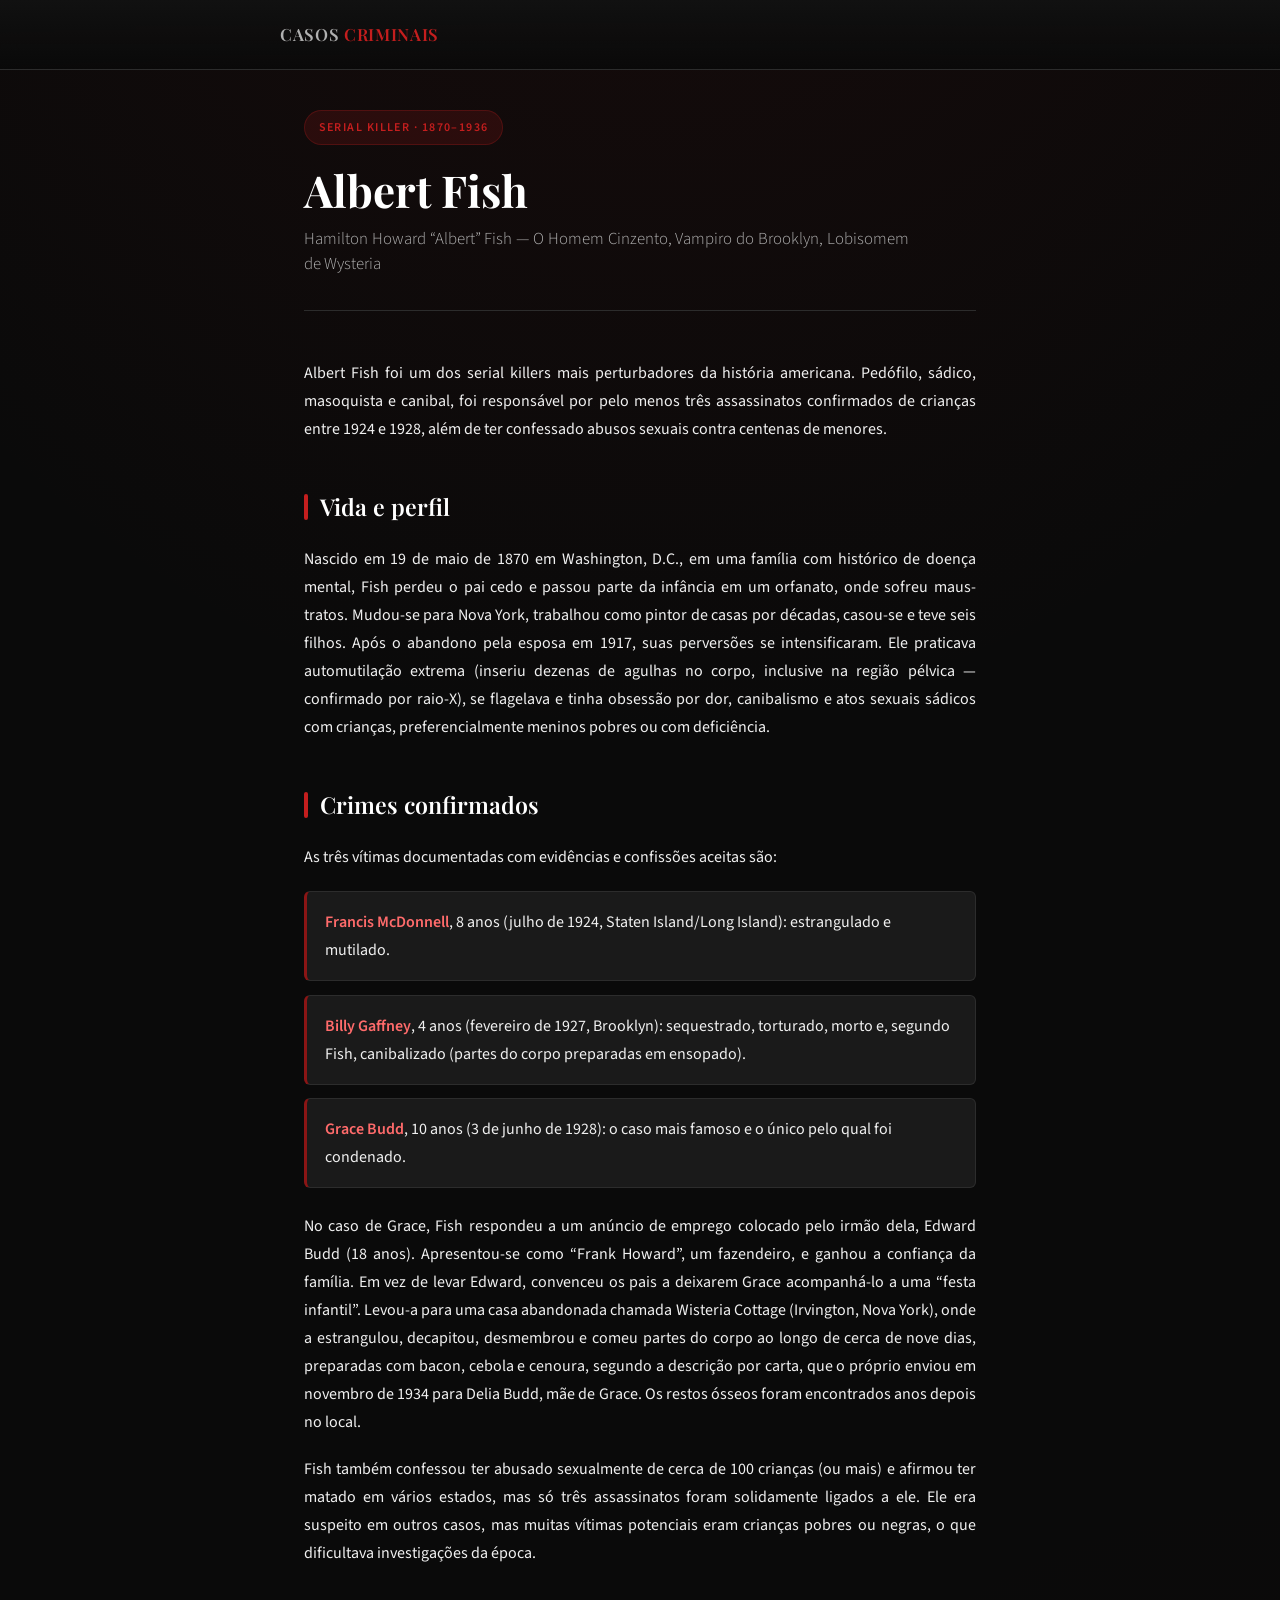
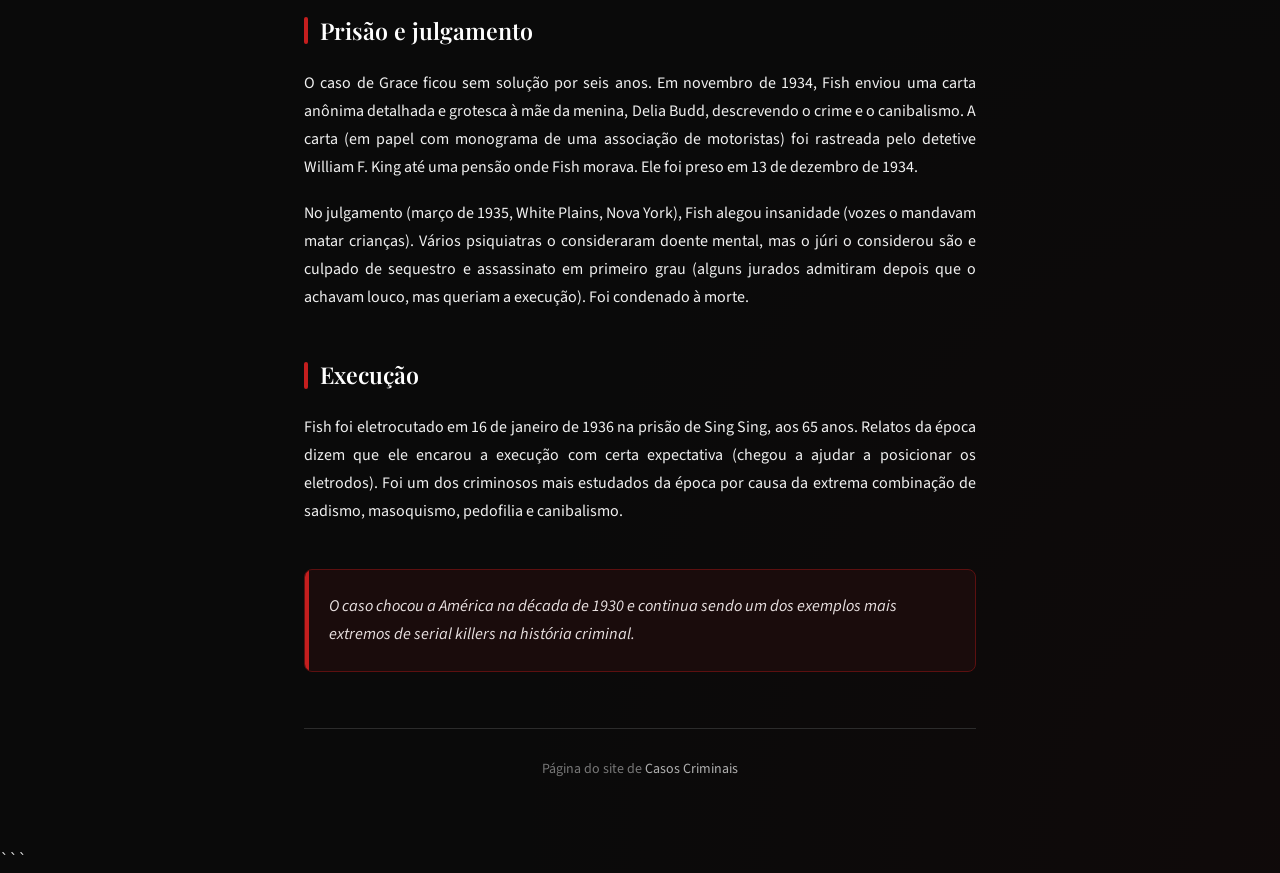
<file: CrimesPag/AlbertFish.html>
<!DOCTYPE html>
<html lang="pt-BR">
<head>
  <meta charset="UTF-8">
  <meta name="viewport" content="width=device-width, initial-scale=1.0">
  <title>Albert Fish – O Homem Cinzento | Casos Criminais</title>
  <link rel="preconnect" href="https://fonts.googleapis.com">
  <link rel="preconnect" href="https://fonts.gstatic.com" crossorigin>
  <link href="https://fonts.googleapis.com/css2?family=Playfair+Display:wght@400;600;700&family=Source+Sans+3:wght@300;400;500;600&display=swap" rel="stylesheet">
  <style>
    :root {
      --bg-deep: #0a0a0a;
      --bg-card: #121212;
      --bg-elevated: #1a1a1a;
      --border: #2c2c2c;
      --border-accent: #5c1010;
      --text-primary: #f0f0f0;
      --text-secondary: #b0b0b0;
      --text-muted: #777;
      --accent: #c41e1e;
      --accent-soft: #8b1515;
      --accent-glow: rgba(196, 30, 30, 0.15);
      --highlight-bg: #1a0c0c;
    }

    * {
      margin: 0;
      padding: 0;
      box-sizing: border-box;
    }

    html {
      scroll-behavior: smooth;
    }

    body {
      font-family: 'Source Sans 3', system-ui, sans-serif;
      line-height: 1.75;
      background: var(--bg-deep);
      color: var(--text-primary);
      min-height: 100vh;
      background-image:
        radial-gradient(ellipse 80% 50% at 50% -20%, rgba(139, 20, 20, 0.12), transparent),
        radial-gradient(ellipse 60% 40% at 100% 100%, rgba(80, 10, 10, 0.08), transparent);
    }

    /* Header */
    .site-header {
      background: linear-gradient(180deg, #111 0%, transparent 100%);
      border-bottom: 1px solid var(--border);
      padding: 1.25rem 1.5rem;
      position: sticky;
      top: 0;
      z-index: 100;
      backdrop-filter: blur(12px);
      background-color: rgba(10, 10, 10, 0.85);
    }

    .header-inner {
      max-width: 720px;
      margin: 0 auto;
      display: flex;
      align-items: center;
      justify-content: space-between;
    }

    .logo {
      font-family: 'Playfair Display', serif;
      font-size: 1.05rem;
      font-weight: 600;
      color: var(--text-secondary);
      letter-spacing: 0.04em;
      text-transform: uppercase;
    }

    .logo span {
      color: var(--accent);
    }

    /* Main container */
    .container {
      max-width: 720px;
      margin: 0 auto;
      padding: 2.5rem 1.5rem 4rem;
    }

    /* Hero */
    .hero {
      margin-bottom: 3rem;
      padding-bottom: 2rem;
      border-bottom: 1px solid var(--border);
    }

    .hero-label {
      display: inline-block;
      font-size: 0.75rem;
      font-weight: 600;
      letter-spacing: 0.12em;
      text-transform: uppercase;
      color: var(--accent);
      background: var(--accent-glow);
      padding: 0.35rem 0.85rem;
      border-radius: 999px;
      margin-bottom: 1.25rem;
      border: 1px solid rgba(196, 30, 30, 0.25);
    }

    h1 {
      font-family: 'Playfair Display', serif;
      font-size: clamp(2.1rem, 5vw, 2.75rem);
      font-weight: 700;
      line-height: 1.15;
      color: #fff;
      margin-bottom: 0.75rem;
    }

    .subtitulo {
      font-size: 1.05rem;
      color: var(--text-secondary);
      font-weight: 300;
      line-height: 1.5;
      max-width: 36em;
    }

    /* Sections */
    section {
      margin-bottom: 2.75rem;
    }

    h2 {
      font-family: 'Playfair Display', serif;
      font-size: 1.45rem;
      font-weight: 600;
      color: #fff;
      margin-bottom: 1.1rem;
      display: flex;
      align-items: center;
      gap: 0.75rem;
    }

    h2::before {
      content: '';
      width: 4px;
      height: 1.15em;
      background: var(--accent);
      border-radius: 2px;
      flex-shrink: 0;
    }

    p {
      margin-bottom: 1.15rem;
      color: var(--text-primary);
      text-align: justify;
      hyphens: auto;
    }

    p:last-child {
      margin-bottom: 0;
    }

    /* List */
    .victims-list {
      list-style: none;
      margin: 1.25rem 0 1.5rem;
      display: flex;
      flex-direction: column;
      gap: 0.85rem;
    }

    .victims-list li {
      background: var(--bg-elevated);
      border: 1px solid var(--border);
      border-left: 3px solid var(--accent-soft);
      border-radius: 6px;
      padding: 1rem 1.15rem;
      color: var(--text-primary);
      transition: border-color 0.2s ease;
    }

    .victims-list li:hover {
      border-left-color: var(--accent);
    }

    .victims-list strong {
      color: #ff6b6b;
      font-weight: 600;
    }

    /* Highlight box */
    .destaque {
      background: var(--highlight-bg);
      border: 1px solid var(--border-accent);
      border-radius: 8px;
      padding: 1.35rem 1.5rem;
      margin: 2.5rem 0;
      position: relative;
      overflow: hidden;
    }

    .destaque::before {
      content: '';
      position: absolute;
      top: 0;
      left: 0;
      width: 4px;
      height: 100%;
      background: var(--accent);
    }

    .destaque p {
      margin: 0;
      font-size: 1.02rem;
      color: #e8e0e0;
      text-align: left;
      font-style: italic;
    }

    /* Footer */
    footer {
      margin-top: 3.5rem;
      padding-top: 1.75rem;
      border-top: 1px solid var(--border);
      text-align: center;
    }

    footer p {
      font-size: 0.875rem;
      color: var(--text-muted);
      text-align: center;
      margin: 0;
    }

    footer a {
      color: var(--text-secondary);
      text-decoration: none;
      transition: color 0.2s;
    }

    footer a:hover {
      color: var(--accent);
    }

    /* Responsive tweaks */
    @media (max-width: 600px) {
      .container {
        padding: 1.75rem 1.15rem 3rem;
      }

      .hero {
        margin-bottom: 2.25rem;
      }

      h2 {
        font-size: 1.3rem;
      }

      .victims-list li {
        padding: 0.9rem 1rem;
      }
    }
  </style>
</head>
<body>
  <header class="site-header">
    <div class="header-inner">
      <div class="logo">Casos <span>Criminais</span></div>
    </div>
  </header>

  <main class="container">
    <div class="hero">
      <span class="hero-label">Serial Killer · 1870–1936</span>
      <h1>Albert Fish</h1>
      <p class="subtitulo">
        Hamilton Howard “Albert” Fish — O Homem Cinzento, Vampiro do Brooklyn, Lobisomem de Wysteria
      </p>
    </div>

    <section>
      <p>
        Albert Fish foi um dos serial killers mais perturbadores da história americana. Pedófilo, sádico, masoquista e canibal, foi responsável por pelo menos três assassinatos confirmados de crianças entre 1924 e 1928, além de ter confessado abusos sexuais contra centenas de menores.
      </p>
    </section>

    <section>
      <h2>Vida e perfil</h2>
      <p>
        Nascido em 19 de maio de 1870 em Washington, D.C., em uma família com histórico de doença mental, Fish perdeu o pai cedo e passou parte da infância em um orfanato, onde sofreu maus-tratos. Mudou-se para Nova York, trabalhou como pintor de casas por décadas, casou-se e teve seis filhos. Após o abandono pela esposa em 1917, suas perversões se intensificaram. Ele praticava automutilação extrema (inseriu dezenas de agulhas no corpo, inclusive na região pélvica — confirmado por raio-X), se flagelava e tinha obsessão por dor, canibalismo e atos sexuais sádicos com crianças, preferencialmente meninos pobres ou com deficiência.
      </p>
    </section>

    <section>
      <h2>Crimes confirmados</h2>
      <p>As três vítimas documentadas com evidências e confissões aceitas são:</p>
      <ul class="victims-list">
        <li>
          <strong>Francis McDonnell</strong>, 8 anos (julho de 1924, Staten Island/Long Island): estrangulado e mutilado.
        </li>
        <li>
          <strong>Billy Gaffney</strong>, 4 anos (fevereiro de 1927, Brooklyn): sequestrado, torturado, morto e, segundo Fish, canibalizado (partes do corpo preparadas em ensopado).
        </li>
        <li>
          <strong>Grace Budd</strong>, 10 anos (3 de junho de 1928): o caso mais famoso e o único pelo qual foi condenado.
        </li>
      </ul>
      <p>
        No caso de Grace, Fish respondeu a um anúncio de emprego colocado pelo irmão dela, Edward Budd (18 anos). Apresentou-se como “Frank Howard”, um fazendeiro, e ganhou a confiança da família. Em vez de levar Edward, convenceu os pais a deixarem Grace acompanhá-lo a uma “festa infantil”. Levou-a para uma casa abandonada chamada Wisteria Cottage (Irvington, Nova York), onde a estrangulou, decapitou, desmembrou e comeu partes do corpo ao longo de cerca de nove dias, preparadas com bacon, cebola e cenoura, segundo a descrição por carta, que o próprio enviou em novembro de 1934 para Delia Budd, mãe de Grace. Os restos ósseos foram encontrados anos depois no local.
      </p>
      <p>
        Fish também confessou ter abusado sexualmente de cerca de 100 crianças (ou mais) e afirmou ter matado em vários estados, mas só três assassinatos foram solidamente ligados a ele. Ele era suspeito em outros casos, mas muitas vítimas potenciais eram crianças pobres ou negras, o que dificultava investigações da época.
      </p>
    </section>

    <section>
      <h2>Prisão e julgamento</h2>
      <p>
        O caso de Grace ficou sem solução por seis anos. Em novembro de 1934, Fish enviou uma carta anônima detalhada e grotesca à mãe da menina, Delia Budd, descrevendo o crime e o canibalismo. A carta (em papel com monograma de uma associação de motoristas) foi rastreada pelo detetive William F. King até uma pensão onde Fish morava. Ele foi preso em 13 de dezembro de 1934.
      </p>
      <p>
        No julgamento (março de 1935, White Plains, Nova York), Fish alegou insanidade (vozes o mandavam matar crianças). Vários psiquiatras o consideraram doente mental, mas o júri o considerou são e culpado de sequestro e assassinato em primeiro grau (alguns jurados admitiram depois que o achavam louco, mas queriam a execução). Foi condenado à morte.
      </p>
    </section>

    <section>
      <h2>Execução</h2>
      <p>
        Fish foi eletrocutado em 16 de janeiro de 1936 na prisão de Sing Sing, aos 65 anos. Relatos da época dizem que ele encarou a execução com certa expectativa (chegou a ajudar a posicionar os eletrodos). Foi um dos criminosos mais estudados da época por causa da extrema combinação de sadismo, masoquismo, pedofilia e canibalismo.
      </p>
    </section>

    <div class="destaque">
      <p>
        O caso chocou a América na década de 1930 e continua sendo um dos exemplos mais extremos de serial killers na história criminal.
      </p>
    </div>

    <footer>
      <p>Página do site de <a href="#">Casos Criminais</a></p>
    </footer>
  </main>
</body>
</html>
```
</file>
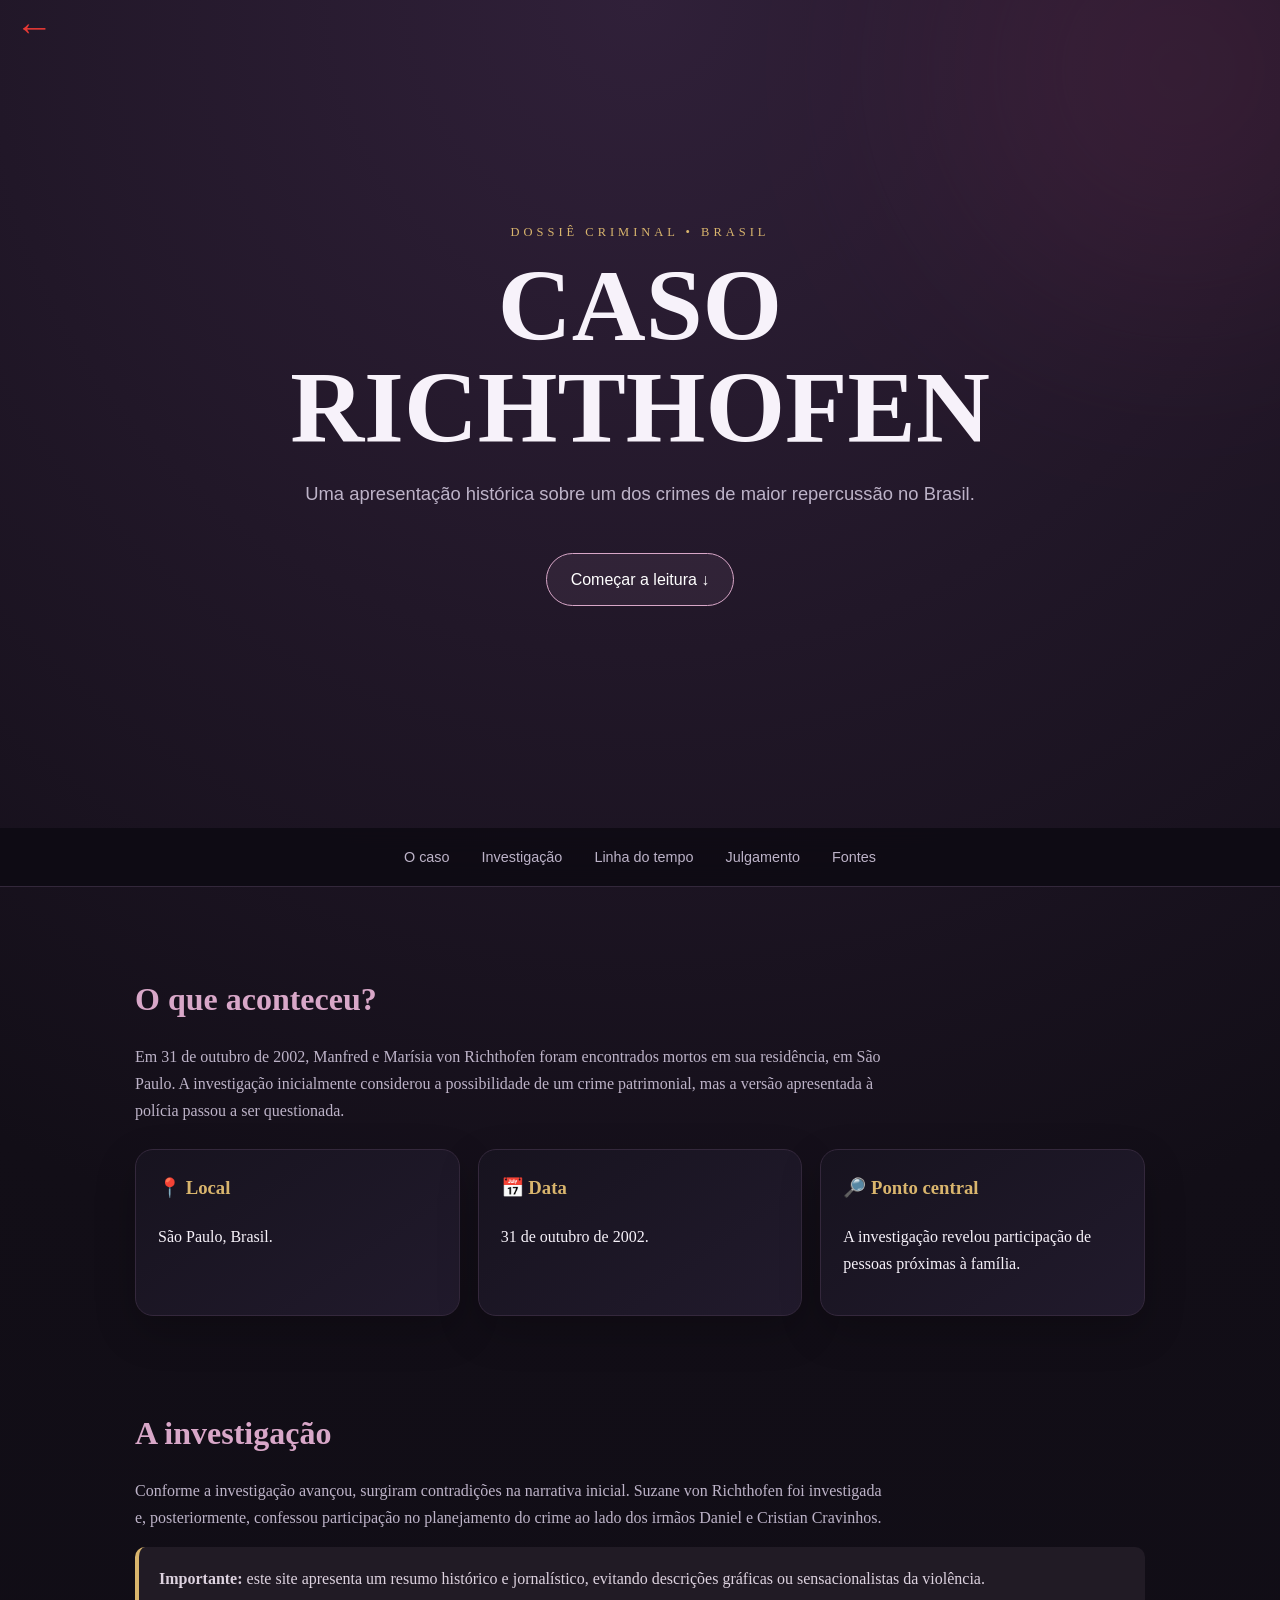
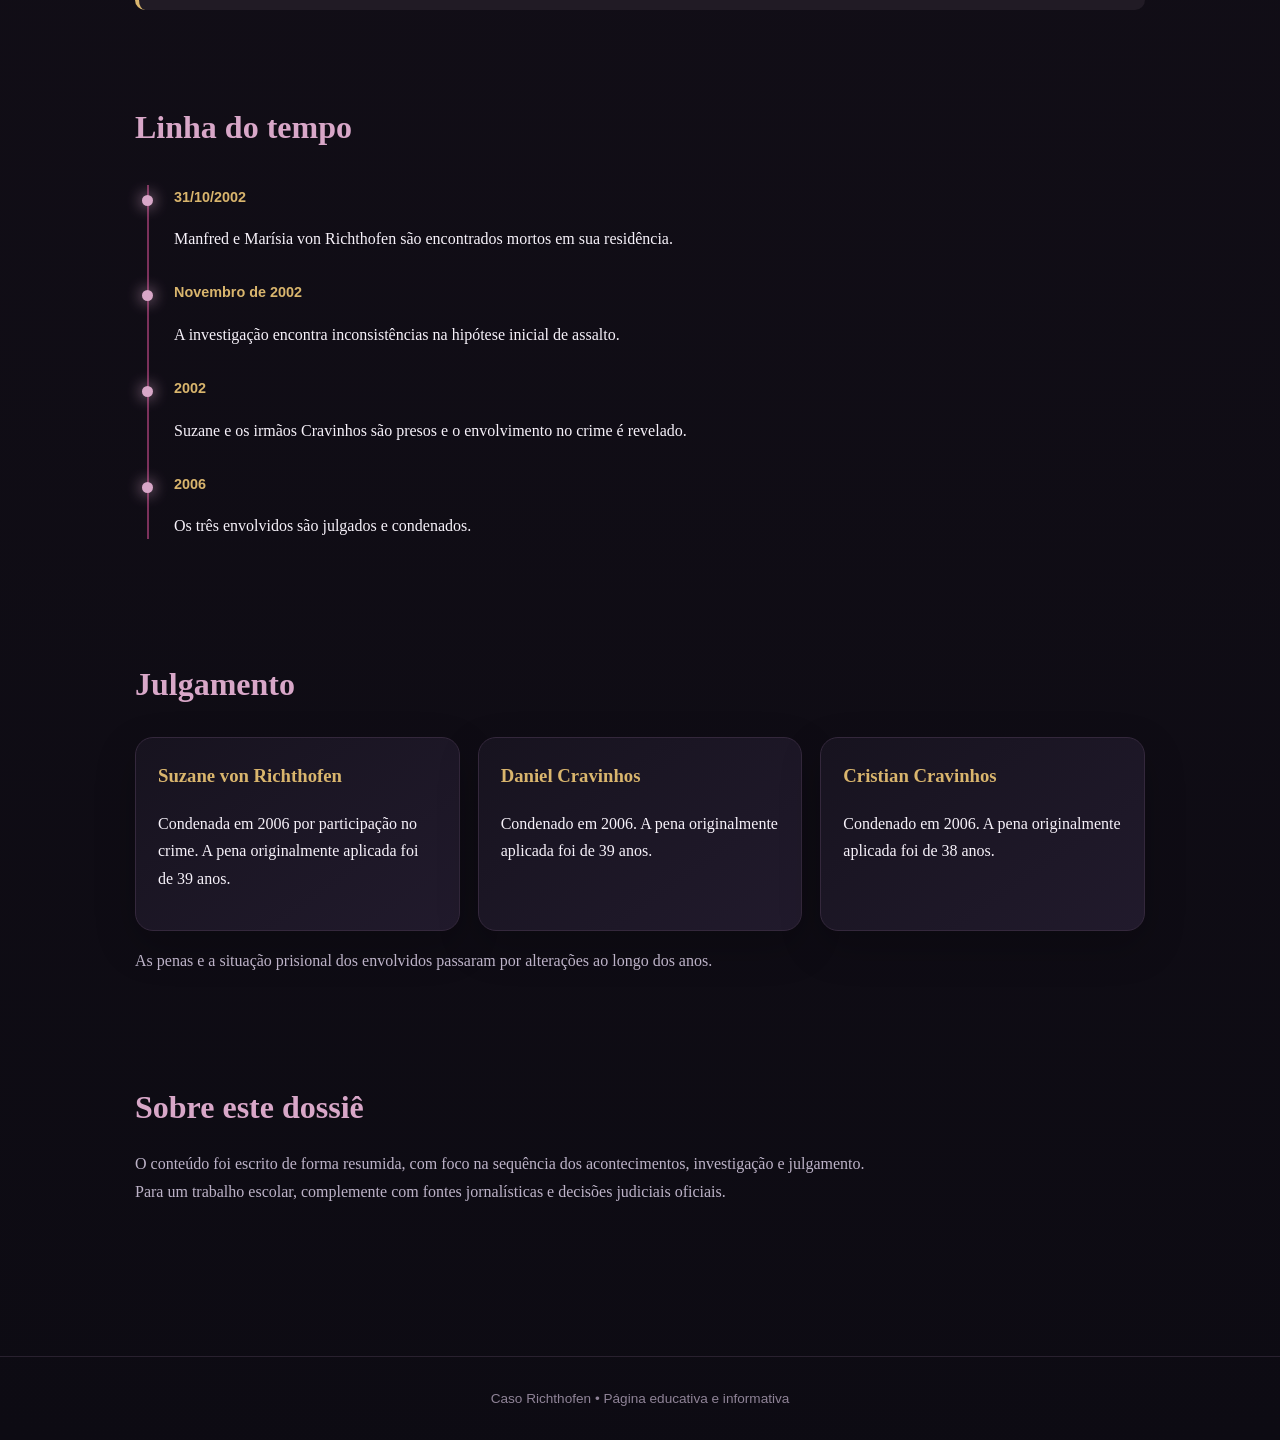
<file: CrimesPag/dossie.html>
<!DOCTYPE html>
<html lang="pt-BR">
<head>
<meta charset="UTF-8">
<meta name="viewport" content="width=device-width, initial-scale=1.0">
<title>Caso Richthofen | Dossiê</title>
<link rel="stylesheet" href="../CSS/dossie.css">
<link rel="stylesheet" href="../CSS/voltar.css">  
</head>
<body>
<div id="botao-voltar-container">
  <a href="../index.html" class="botao-voltar-link" aria-label="Voltar">
    ←
  </a>
</div>
<header id="inicio">
  <div class="hero">
    <div class="tag">Dossiê criminal • Brasil</div>
    <h1>CASO<br>RICHTHOFEN</h1>
    <p class="subtitle">Uma apresentação histórica sobre um dos crimes de maior repercussão no Brasil.</p>
    <a class="button" href="#historia">Começar a leitura ↓</a>
  </div>
</header>

<nav>
  <a href="#historia">O caso</a>
  <a href="#investigacao">Investigação</a>
  <a href="#linha">Linha do tempo</a>
  <a href="#julgamento">Julgamento</a>
  <a href="#fontes">Fontes</a>
</nav>

<main>
<section id="historia">
  <h2 class="section-title">O que aconteceu?</h2>
  <p class="lead">
    Em 31 de outubro de 2002, Manfred e Marísia von Richthofen foram encontrados mortos
    em sua residência, em São Paulo. A investigação inicialmente considerou a possibilidade
    de um crime patrimonial, mas a versão apresentada à polícia passou a ser questionada.
  </p>
  <div class="grid">
    <article class="card">
      <h3>📍 Local</h3>
      <p>São Paulo, Brasil.</p>
    </article>
    <article class="card">
      <h3>📅 Data</h3>
      <p>31 de outubro de 2002.</p>
    </article>
    <article class="card">
      <h3>🔎 Ponto central</h3>
      <p>A investigação revelou participação de pessoas próximas à família.</p>
    </article>
  </div>
</section>

<section id="investigacao">
  <h2 class="section-title">A investigação</h2>
  <p class="lead">
    Conforme a investigação avançou, surgiram contradições na narrativa inicial.
    Suzane von Richthofen foi investigada e, posteriormente, confessou participação
    no planejamento do crime ao lado dos irmãos Daniel e Cristian Cravinhos.
  </p>
  <div class="warning">
    <strong>Importante:</strong> este site apresenta um resumo histórico e jornalístico,
    evitando descrições gráficas ou sensacionalistas da violência.
  </div>
</section>

<section id="linha">
  <h2 class="section-title">Linha do tempo</h2>
  <div class="timeline">
    <div class="event">
      <div class="date">31/10/2002</div>
      <p>Manfred e Marísia von Richthofen são encontrados mortos em sua residência.</p>
    </div>
    <div class="event">
      <div class="date">Novembro de 2002</div>
      <p>A investigação encontra inconsistências na hipótese inicial de assalto.</p>
    </div>
    <div class="event">
      <div class="date">2002</div>
      <p>Suzane e os irmãos Cravinhos são presos e o envolvimento no crime é revelado.</p>
    </div>
    <div class="event">
      <div class="date">2006</div>
      <p>Os três envolvidos são julgados e condenados.</p>
    </div>
  </div>
</section>

<section id="julgamento">
  <h2 class="section-title">Julgamento</h2>
  <div class="grid">
    <article class="card">
      <h3>Suzane von Richthofen</h3>
      <p>Condenada em 2006 por participação no crime. A pena originalmente aplicada foi de 39 anos.</p>
    </article>
    <article class="card">
      <h3>Daniel Cravinhos</h3>
      <p>Condenado em 2006. A pena originalmente aplicada foi de 39 anos.</p>
    </article>
    <article class="card">
      <h3>Cristian Cravinhos</h3>
      <p>Condenado em 2006. A pena originalmente aplicada foi de 38 anos.</p>
    </article>
  </div>
  <p class="lead">As penas e a situação prisional dos envolvidos passaram por alterações ao longo dos anos.</p>
</section>

<section id="fontes">
  <h2 class="section-title">Sobre este dossiê</h2>
  <p class="lead">
    O conteúdo foi escrito de forma resumida, com foco na sequência dos acontecimentos,
    investigação e julgamento. Para um trabalho escolar, complemente com fontes jornalísticas
    e decisões judiciais oficiais.
  </p>
</section>
</main>

<footer>
  Caso Richthofen • Página educativa e informativa
</footer>

</body>
</html>
</file>
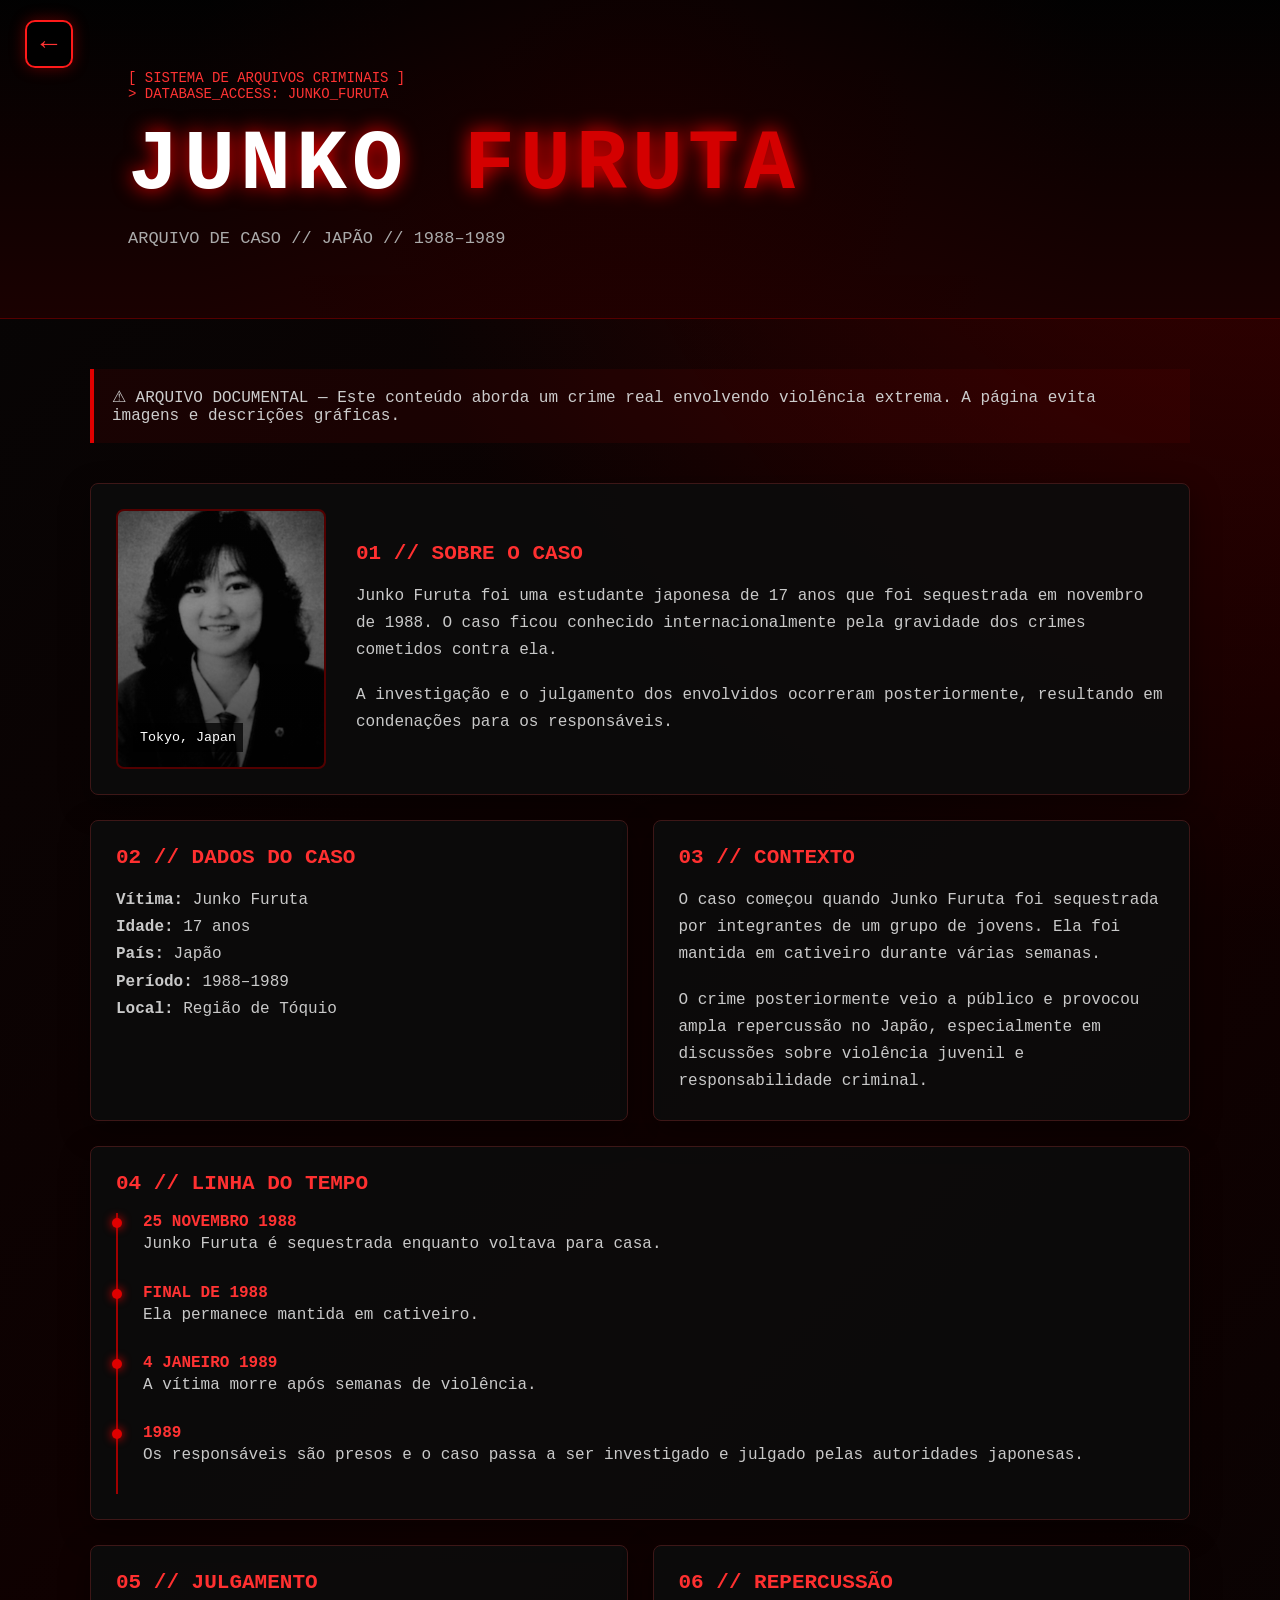
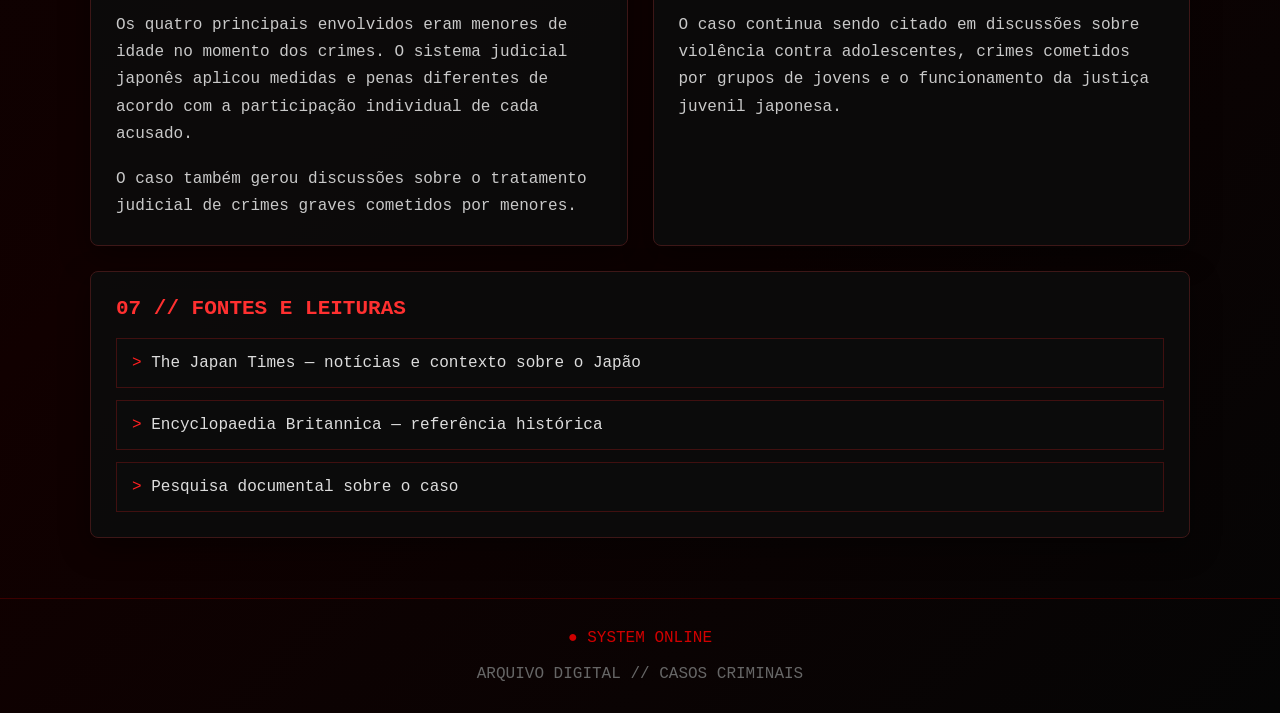
<file: CrimesPag/Furuta.html>
<!DOCTYPE html>
<html lang="pt-BR">
<head>
    <meta charset="UTF-8">
    <meta name="viewport" content="width=device-width, initial-scale=1.0">

    <title>Caso Junko Furuta | Casos Criminais</title>

    <style>
        * {
            margin: 0;
            padding: 0;
            box-sizing: border-box;
        }

        body {
            background:
                radial-gradient(circle at top right, #3a0000 0%, transparent 35%),
                linear-gradient(135deg, #050505, #110000 55%, #050505);
            color: #e8e8e8;
            font-family: "Courier New", monospace;
            min-height: 100vh;
        }

        /* ===== SETA DE VOLTAR ===== */

        .voltar {
            position: fixed;
            top: 20px;
            left: 25px;
            width: 48px;
            height: 48px;
            border: 2px solid #ff1a1a;
            border-radius: 10px;
            display: flex;
            align-items: center;
            justify-content: center;
            text-decoration: none;
            color: #ff3333;
            font-size: 28px;
            background: rgba(0, 0, 0, 0.8);
            box-shadow: 0 0 15px rgba(255, 0, 0, .35);
            transition: .3s;
            z-index: 100;
        }

        .voltar:hover {
            background: #8b0000;
            color: white;
            transform: translateX(-4px);
            box-shadow: 0 0 25px red;
        }

        /* ===== CABEÇALHO ===== */

        header {
            min-height: 300px;
            display: flex;
            flex-direction: column;
            justify-content: center;
            padding: 70px 10%;
            border-bottom: 1px solid #550000;
            background:
                linear-gradient(rgba(0,0,0,.72), rgba(30,0,0,.85)),
                radial-gradient(circle, #420000, #050505 70%);
        }

        .terminal {
            color: #ff3333;
            font-size: 14px;
            margin-bottom: 15px;
        }

        h1 {
            font-size: clamp(40px, 7vw, 85px);
            color: #fff;
            letter-spacing: 5px;
            text-shadow: 0 0 20px #ff0000;
        }

        h1 span {
            color: #d40000;
        }

        .subtitulo {
            margin-top: 15px;
            color: #aaa;
            font-size: 17px;
        }

        /* ===== CONTEÚDO ===== */

        main {
            width: min(1100px, 90%);
            margin: 50px auto;
        }

        .alerta {
            border-left: 4px solid #e00000;
            background: rgba(100, 0, 0, .18);
            padding: 18px;
            margin-bottom: 40px;
            color: #ccc;
        }

        .grid {
            display: grid;
            grid-template-columns: 1fr 1fr;
            gap: 25px;
        }

        .card {
            background: rgba(12, 12, 12, .9);
            border: 1px solid #3d1717;
            border-radius: 8px;
            padding: 25px;
            box-shadow: 0 10px 30px rgba(0,0,0,.4);
            transition: .3s;
        }

        .card:hover {
            border-color: #a00000;
            transform: translateY(-4px);
            box-shadow: 0 0 20px rgba(180,0,0,.2);
        }

        .card h2 {
            color: #ff3030;
            margin-bottom: 18px;
            font-size: 21px;
        }

        .card p {
            color: #c9c9c9;
            line-height: 1.7;
        }

        /* ===== PERFIL ===== */

        .perfil {
            grid-column: 1 / -1;
            display: flex;
            gap: 30px;
            align-items: center;
        }

        .imagem {
            min-width: 210px;
            height: 260px;
            border-radius: 8px;
            background:
                linear-gradient(rgba(0,0,0,.2), rgba(0,0,0,.7)),
                url("../Imagens/junko-furuta.jpeg");
            background-size: cover;
            background-position: center;
            border: 2px solid #520000;
            display: flex;
            align-items: flex-end;
            padding: 15px;
            color: #fff;
        }

        .imagem small {
            background: rgba(0,0,0,.75);
            padding: 7px;
        }

        /* ===== LINHA DO TEMPO ===== */

        .timeline {
            grid-column: 1 / -1;
        }

        .evento {
            border-left: 2px solid #a00000;
            padding: 0 0 25px 25px;
            position: relative;
        }

        .evento::before {
            content: "";
            width: 10px;
            height: 10px;
            background: #e00000;
            border-radius: 50%;
            position: absolute;
            left: -6px;
            top: 5px;
            box-shadow: 0 0 10px red;
        }

        .data {
            color: #ff3333;
            font-weight: bold;
        }

        /* ===== LINKS ===== */

        .fontes {
            grid-column: 1 / -1;
        }

        .link {
            display: block;
            padding: 15px;
            margin-top: 12px;
            border: 1px solid #401010;
            color: #ddd;
            text-decoration: none;
            background: #0b0b0b;
            transition: .3s;
        }

        .link:hover {
            color: white;
            background: #520000;
            border-color: #d00000;
            padding-left: 22px;
        }

        .link::before {
            content: "> ";
            color: #ff2020;
        }

        /* ===== RODAPÉ ===== */

        footer {
            text-align: center;
            padding: 30px;
            border-top: 1px solid #3d0000;
            color: #666;
            margin-top: 60px;
        }

        .status {
            color: #d00000;
        }

        /* ===== RESPONSIVO ===== */

        @media (max-width: 700px) {
            .grid {
                grid-template-columns: 1fr;
            }

            .perfil {
                grid-column: auto;
                flex-direction: column;
            }

            .imagem {
                width: 100%;
            }

            h1 {
                font-size: 42px;
            }
        }
    </style>
</head>

<body>

    <!-- BOTÃO OBRIGATÓRIO DE VOLTAR -->
    <a href="../index.html" class="voltar" title="Voltar">←</a>

    <header>
        <div class="terminal">
            [ SISTEMA DE ARQUIVOS CRIMINAIS ]<br>
            > DATABASE_ACCESS: JUNKO_FURUTA
        </div>

        <h1>JUNKO <span>FURUTA</span></h1>

        <p class="subtitulo">
            ARQUIVO DE CASO // JAPÃO // 1988–1989
        </p>
    </header>

    <main>

        <div class="alerta">
            ⚠ ARQUIVO DOCUMENTAL — Este conteúdo aborda um crime real envolvendo
            violência extrema. A página evita imagens e descrições gráficas.
        </div>

        <div class="grid">

            <!-- PERFIL -->

            <section class="card perfil">

                <div class="imagem">
                    <small>Tokyo, Japan</small>
                </div>

                <div>
                    <h2>01 // SOBRE O CASO</h2>

                    <p>
                        Junko Furuta foi uma estudante japonesa de 17 anos que foi
                        sequestrada em novembro de 1988. O caso ficou conhecido
                        internacionalmente pela gravidade dos crimes cometidos
                        contra ela.
                    </p>

                    <br>

                    <p>
                        A investigação e o julgamento dos envolvidos ocorreram
                        posteriormente, resultando em condenações para os
                        responsáveis.
                    </p>
                </div>

            </section>


            <!-- INFORMAÇÕES -->

            <section class="card">

                <h2>02 // DADOS DO CASO</h2>

                <p><strong>Vítima:</strong> Junko Furuta</p>
                <p><strong>Idade:</strong> 17 anos</p>
                <p><strong>País:</strong> Japão</p>
                <p><strong>Período:</strong> 1988–1989</p>
                <p><strong>Local:</strong> Região de Tóquio</p>

            </section>


            <!-- CONTEXTO -->

            <section class="card">

                <h2>03 // CONTEXTO</h2>

                <p>
                    O caso começou quando Junko Furuta foi sequestrada por
                    integrantes de um grupo de jovens. Ela foi mantida em
                    cativeiro durante várias semanas.
                </p>

                <br>

                <p>
                    O crime posteriormente veio a público e provocou ampla
                    repercussão no Japão, especialmente em discussões sobre
                    violência juvenil e responsabilidade criminal.
                </p>

            </section>


            <!-- LINHA DO TEMPO -->

            <section class="card timeline">

                <h2>04 // LINHA DO TEMPO</h2>

                <div class="evento">
                    <div class="data">25 NOVEMBRO 1988</div>
                    <p>
                        Junko Furuta é sequestrada enquanto voltava para casa.
                    </p>
                </div>

                <div class="evento">
                    <div class="data">FINAL DE 1988</div>
                    <p>
                        Ela permanece mantida em cativeiro.
                    </p>
                </div>

                <div class="evento">
                    <div class="data">4 JANEIRO 1989</div>
                    <p>
                        A vítima morre após semanas de violência.
                    </p>
                </div>

                <div class="evento">
                    <div class="data">1989</div>
                    <p>
                        Os responsáveis são presos e o caso passa a ser
                        investigado e julgado pelas autoridades japonesas.
                    </p>
                </div>

            </section>


            <!-- JULGAMENTO -->

            <section class="card">

                <h2>05 // JULGAMENTO</h2>

                <p>
                    Os quatro principais envolvidos eram menores de idade no
                    momento dos crimes. O sistema judicial japonês aplicou
                    medidas e penas diferentes de acordo com a participação
                    individual de cada acusado.
                </p>

                <br>

                <p>
                    O caso também gerou discussões sobre o tratamento judicial
                    de crimes graves cometidos por menores.
                </p>

            </section>


            <!-- REPERCUSSÃO -->

            <section class="card">

                <h2>06 // REPERCUSSÃO</h2>

                <p>
                    O caso continua sendo citado em discussões sobre violência
                    contra adolescentes, crimes cometidos por grupos de jovens
                    e o funcionamento da justiça juvenil japonesa.
                </p>

            </section>


            <!-- FONTES -->

            <section class="card fontes">

                <h2>07 // FONTES E LEITURAS</h2>

                <a class="link"
                   href="https://www.japantimes.co.jp/"
                   target="_blank">
                    The Japan Times — notícias e contexto sobre o Japão
                </a>

                <a class="link"
                   href="https://www.britannica.com/"
                   target="_blank">
                    Encyclopaedia Britannica — referência histórica
                </a>

                <a class="link"
                   href="https://www.google.com/search?q=Junko+Furuta+case"
                   target="_blank">
                    Pesquisa documental sobre o caso
                </a>

            </section>

        </div>

    </main>

    <footer>
        <span class="status">● SYSTEM ONLINE</span>
        <br><br>
        ARQUIVO DIGITAL // CASOS CRIMINAIS
    </footer>

</body>
</html>
</file>
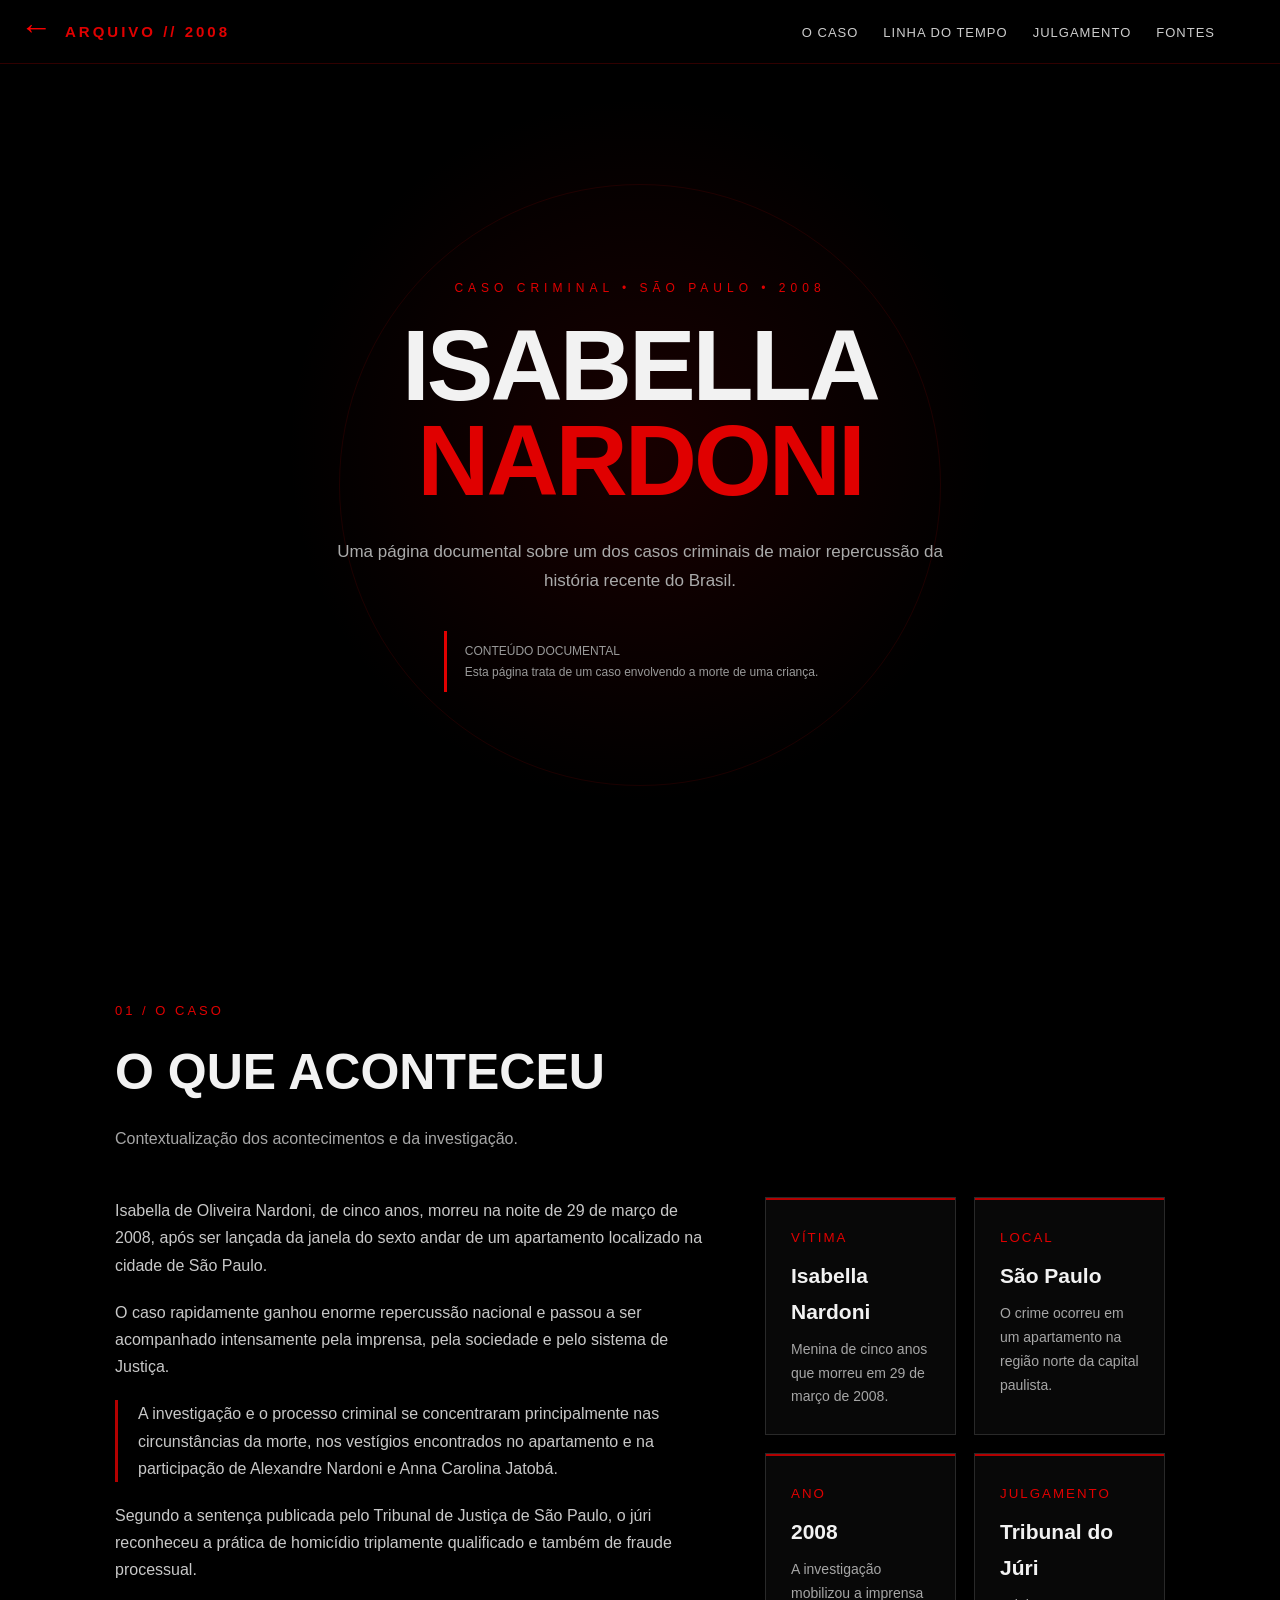
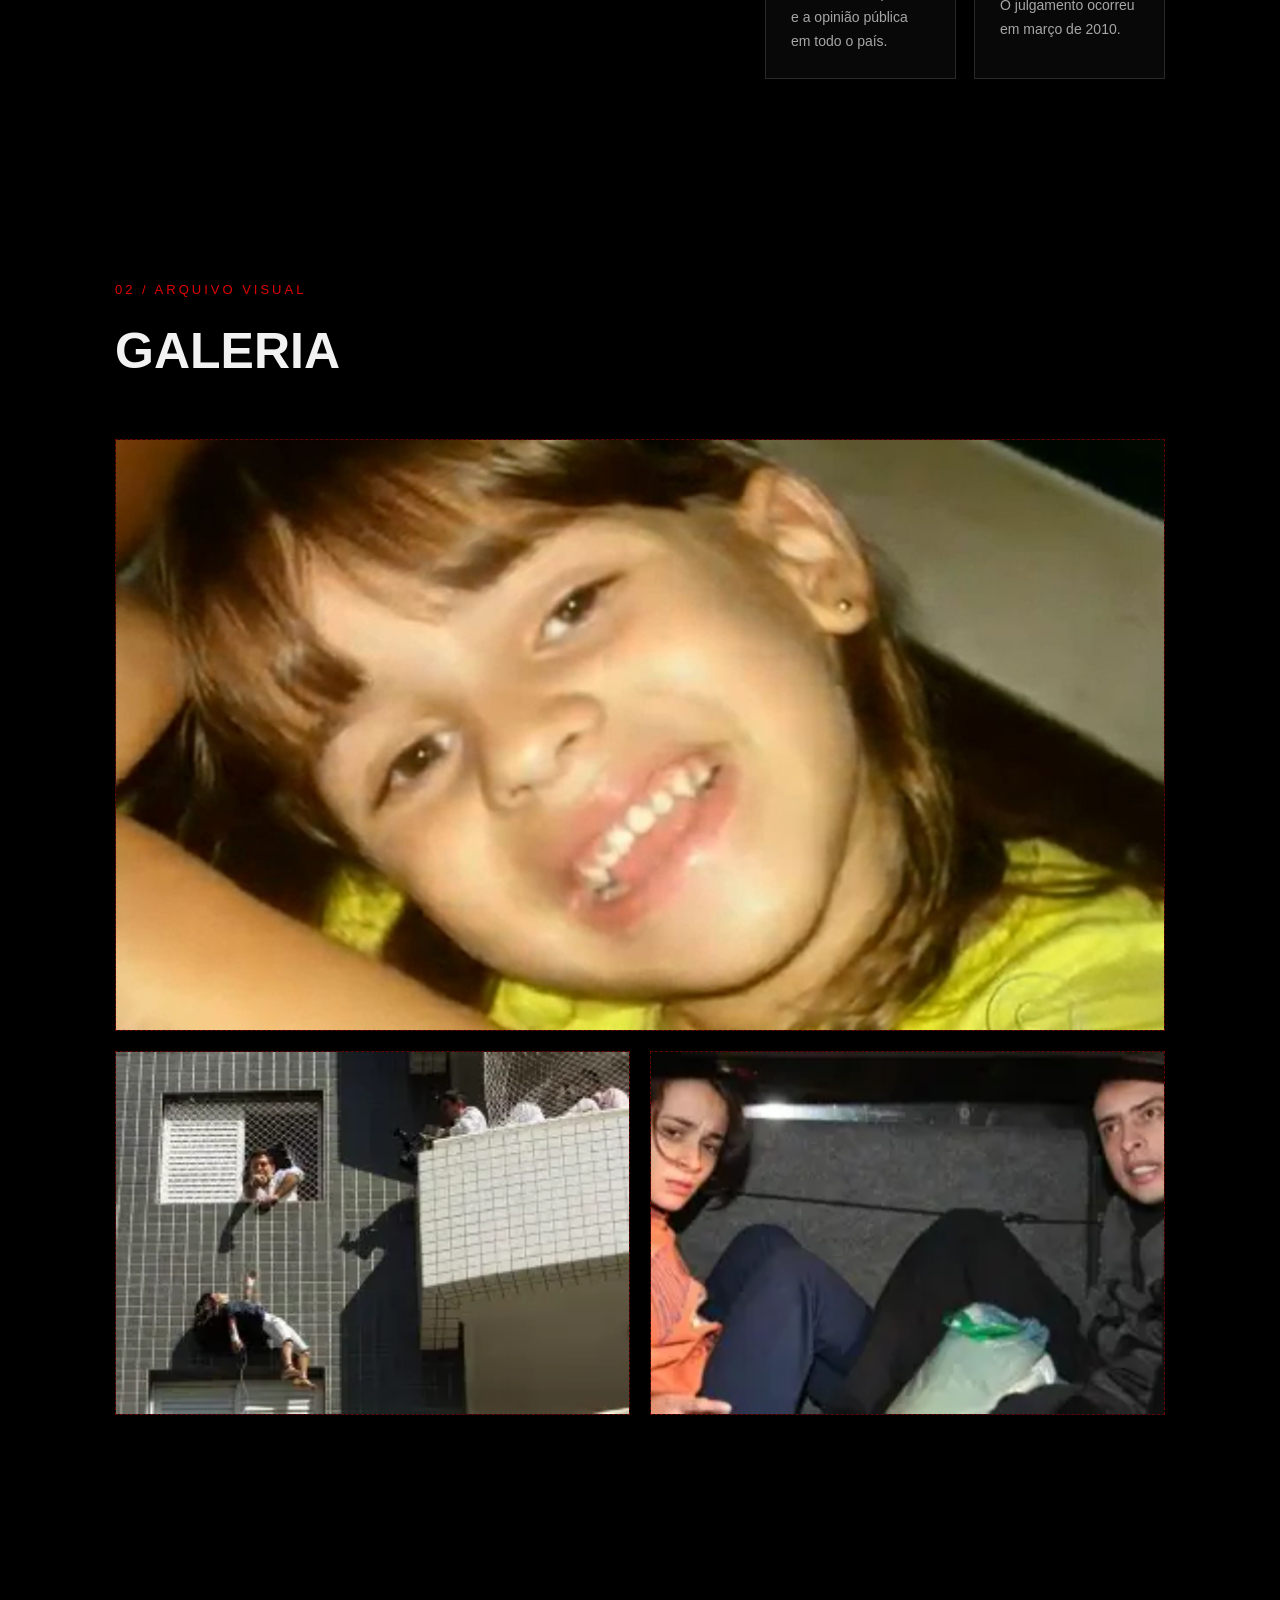
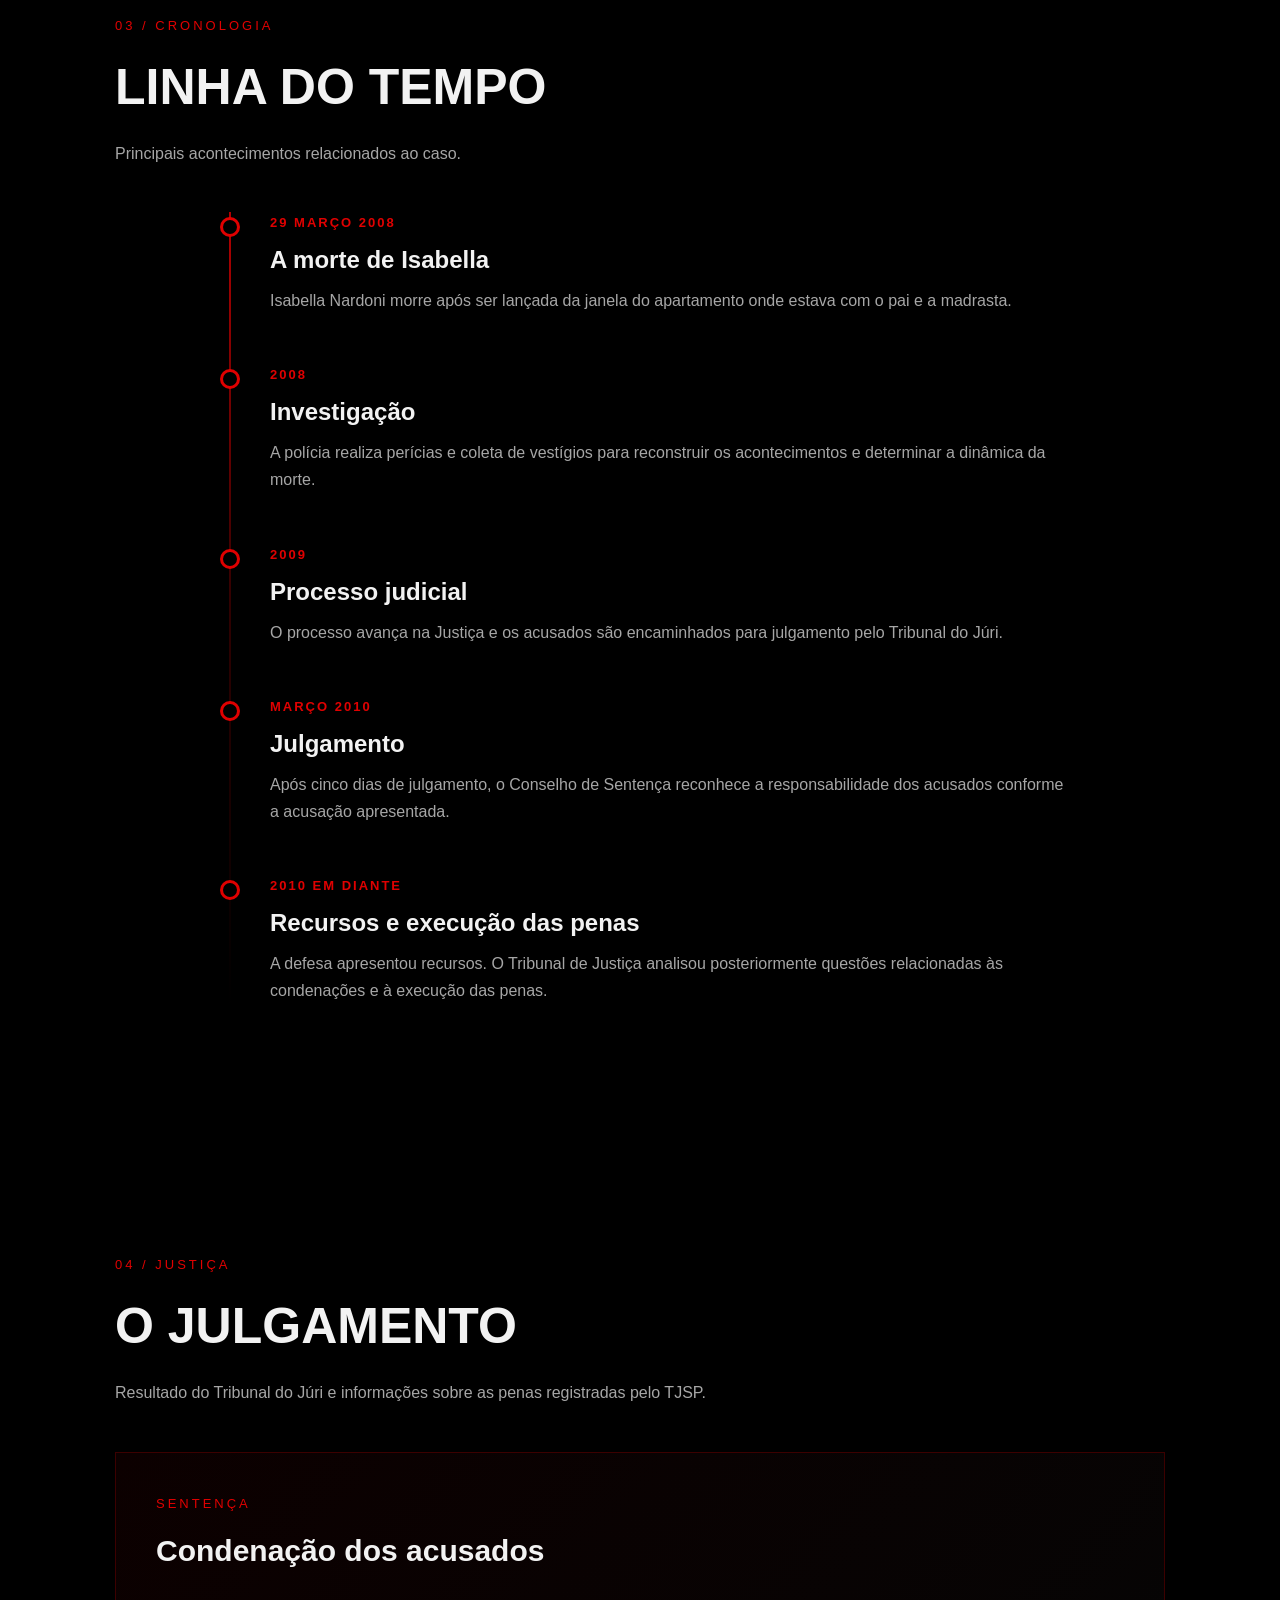
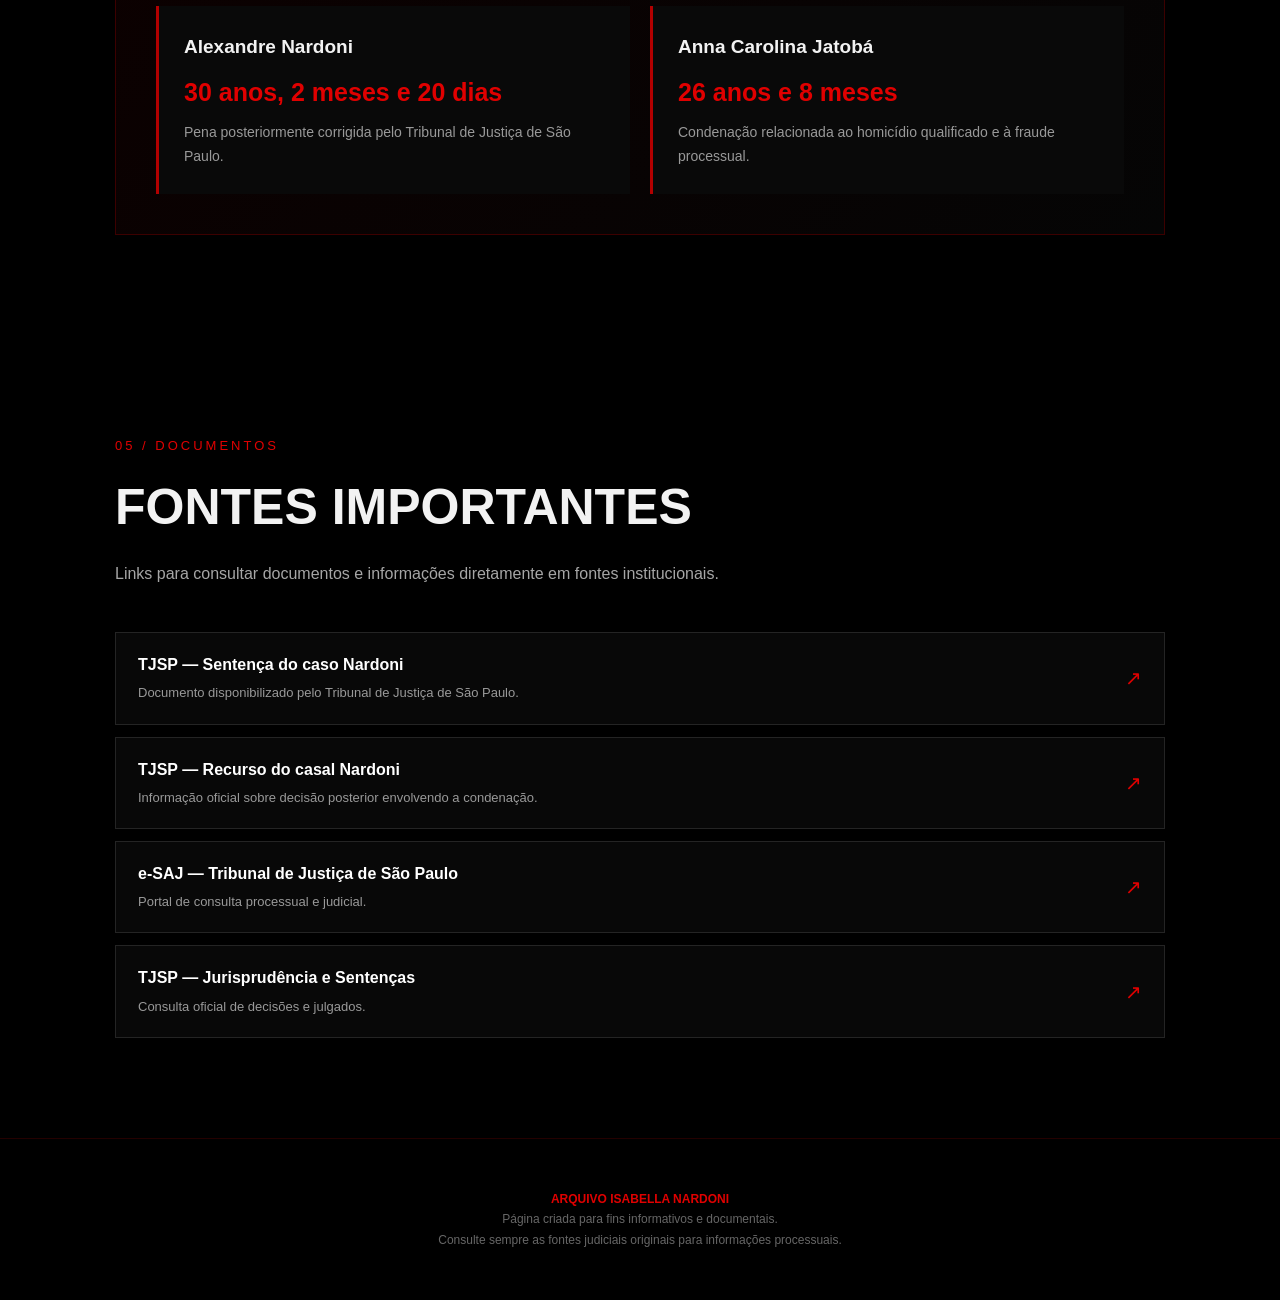
<file: CrimesPag/isabella.html>
<!DOCTYPE html>
<html lang="pt-BR">
<head>
    <meta charset="UTF-8">
    <meta name="viewport" content="width=device-width, initial-scale=1.0">

    <title>Caso Isabella Nardoni — Linha do Tempo</title>

    <meta name="description"
          content="Página documental sobre o caso Isabella Nardoni, sua investigação, julgamento e repercussão.">

    <style>
        * {
            margin: 0;
            padding: 0;
            box-sizing: border-box;
        }

        :root {
            --black: #000000;
            --black-2: #080808;
            --black-3: #111111;
            --red: #b30000;
            --red-light: #e00000;
            --red-dark: #5c0000;
            --white: #f2f2f2;
            --gray: #a6a6a6;
            --gray-dark: #333333;
        }

        html {
            scroll-behavior: smooth;
        }

        body {
            background: var(--black);
            color: var(--white);
            font-family: Arial, Helvetica, sans-serif;
            line-height: 1.7;
        }

        /* =========================
           BARRA DE NAVEGAÇÃO
        ========================= */

        header {
            position: fixed;
            top: 0;
            left: 0;
            width: 100%;
            z-index: 1000;

            background: rgba(0, 0, 0, 0.92);
            border-bottom: 1px solid #300000;
            backdrop-filter: blur(10px);
        }

        nav {
            max-width: 1200px;
            margin: auto;
            padding: 18px 25px;

            display: flex;
            align-items: center;
            justify-content: space-between;
        }

        .logo {
            color: var(--red-light);
            font-weight: 900;
            letter-spacing: 3px;
            font-size: 15px;
        }

        nav ul {
            display: flex;
            gap: 25px;
            list-style: none;
        }

        nav a {
            color: #ccc;
            text-decoration: none;
            font-size: 13px;
            text-transform: uppercase;
            letter-spacing: 1px;
            transition: 0.3s;
        }

        nav a:hover {
            color: var(--red-light);
        }

        /* =========================
           HERO
        ========================= */

        .hero {
            min-height: 100vh;
            padding: 150px 25px 80px;

            display: flex;
            align-items: center;
            justify-content: center;

            position: relative;
            overflow: hidden;

            background:
                radial-gradient(
                    circle at center,
                    rgba(120, 0, 0, 0.20),
                    transparent 45%
                ),
                #000;
        }

        .hero::before {
            content: "";
            position: absolute;
            width: 600px;
            height: 600px;

            border: 1px solid rgba(180, 0, 0, 0.15);
            border-radius: 50%;

            animation: pulse 5s infinite alternate;
        }

        @keyframes pulse {
            from {
                transform: scale(0.9);
                opacity: 0.2;
            }

            to {
                transform: scale(1.1);
                opacity: 0.5;
            }
        }

        .hero-content {
            max-width: 900px;
            text-align: center;
            position: relative;
            z-index: 2;
        }

        .eyebrow {
            color: var(--red-light);
            text-transform: uppercase;
            letter-spacing: 5px;
            font-size: 12px;
            margin-bottom: 20px;
        }

        .hero h1 {
            font-size: clamp(50px, 9vw, 100px);
            line-height: 0.95;
            text-transform: uppercase;
            letter-spacing: -3px;
        }

        .hero h1 span {
            color: var(--red-light);
        }

        .hero-subtitle {
            max-width: 650px;
            margin: 30px auto 0;
            color: #aaa;
            font-size: 17px;
        }

        .warning {
            margin-top: 35px;
            display: inline-block;

            border-left: 3px solid var(--red-light);
            padding: 10px 18px;

            color: #999;
            font-size: 12px;
            text-align: left;
        }

        /* =========================
           CONTAINER
        ========================= */

        .container {
            max-width: 1100px;
            margin: auto;
            padding: 100px 25px;
        }

        section {
            scroll-margin-top: 90px;
        }

        .section-title {
            margin-bottom: 45px;
        }

        .section-title .number {
            color: var(--red-light);
            font-size: 13px;
            letter-spacing: 3px;
        }

        .section-title h2 {
            font-size: clamp(30px, 5vw, 50px);
            text-transform: uppercase;
            margin-top: 8px;
        }

        .section-title p {
            color: var(--gray);
            max-width: 700px;
            margin-top: 10px;
        }

        /* =========================
           INTRODUÇÃO
        ========================= */

        .intro-grid {
            display: grid;
            grid-template-columns: 1.2fr 0.8fr;
            gap: 50px;
            align-items: start;
        }

        .text p {
            color: #c8c8c8;
            margin-bottom: 20px;
        }

        .highlight {
            color: white;
            border-left: 3px solid var(--red);
            padding-left: 20px;
        }

        /* =========================
           CARDS
        ========================= */

        .cards {
            display: grid;
            grid-template-columns: repeat(2, 1fr);
            gap: 18px;
        }

        .card {
            background: var(--black-2);
            border: 1px solid #292929;
            padding: 25px;

            position: relative;
            overflow: hidden;

            transition: 0.3s;
        }

        .card::before {
            content: "";
            position: absolute;
            top: 0;
            left: 0;
            width: 100%;
            height: 2px;
            background: var(--red);
        }

        .card:hover {
            transform: translateY(-5px);
            border-color: var(--red-dark);
        }

        .card small {
            color: var(--red-light);
            text-transform: uppercase;
            letter-spacing: 2px;
        }

        .card h3 {
            margin: 8px 0;
            font-size: 21px;
        }

        .card p {
            color: var(--gray);
            font-size: 14px;
        }

        /* =========================
           SLOTS DE IMAGEM
        ========================= */

        .image-grid {
            display: grid;
            grid-template-columns: repeat(2, 1fr);
            gap: 20px;
        }

        .image-slot {
            min-height: 300px;

            background:
                linear-gradient(
                    135deg,
                    #080808,
                    #111
                );

            border: 1px dashed #650000;

            display: flex;
            align-items: center;
            justify-content: center;

            position: relative;
            overflow: hidden;
        }

        .image-slot.large {
            grid-column: span 2;
            min-height: 430px;
        }

        .image-slot::after {
            content: "SLOT PARA IMAGEM";
            color: #650000;
            font-size: 13px;
            letter-spacing: 4px;
            position: absolute;
        }

        .image-slot img {
            width: 100%;
            height: 100%;
            object-fit: cover;
            display: block;
            position: relative;
            z-index: 2;
        }

        /*
            PARA COLOCAR UMA IMAGEM:

            1. Coloque sua imagem na pasta do site.
            2. Troque:
               display: none;
            por:
               display: block;

            3. No HTML, coloque:
               src="sua-imagem.jpg"
        */

        /* =========================
           LINHA DO TEMPO
        ========================= */

        .timeline {
            position: relative;
            max-width: 850px;
            margin: auto;
        }

        .timeline::before {
            content: "";
            position: absolute;
            left: 14px;
            top: 0;
            width: 2px;
            height: 100%;
            background: linear-gradient(
                to bottom,
                var(--red),
                #300000,
                transparent
            );
        }

        .timeline-item {
            position: relative;
            padding-left: 55px;
            margin-bottom: 50px;
        }

        .timeline-dot {
            position: absolute;
            left: 5px;
            top: 5px;

            width: 20px;
            height: 20px;

            background: var(--black);
            border: 3px solid var(--red-light);
            border-radius: 50%;
        }

        .timeline-date {
            color: var(--red-light);
            font-size: 13px;
            letter-spacing: 2px;
            font-weight: bold;
        }

        .timeline-item h3 {
            margin: 6px 0;
            font-size: 24px;
        }

        .timeline-item p {
            color: var(--gray);
        }

        /* =========================
           JULGAMENTO
        ========================= */

        .verdict {
            border: 1px solid #3c0000;
            background:
                linear-gradient(
                    135deg,
                    #0c0000,
                    #050505
                );

            padding: 40px;
        }

        .verdict-title {
            color: var(--red-light);
            text-transform: uppercase;
            letter-spacing: 3px;
            font-size: 13px;
        }

        .verdict h3 {
            font-size: 30px;
            margin: 10px 0 30px;
        }

        .verdict-grid {
            display: grid;
            grid-template-columns: repeat(2, 1fr);
            gap: 20px;
        }

        .sentence {
            padding: 25px;
            background: #090909;
            border-left: 3px solid var(--red);
        }

        .sentence h4 {
            font-size: 19px;
            margin-bottom: 8px;
        }

        .sentence strong {
            display: block;
            color: var(--red-light);
            font-size: 25px;
        }

        .sentence p {
            color: #999;
            font-size: 14px;
            margin-top: 8px;
        }

        /* =========================
           FONTES
        ========================= */

        .sources {
            display: grid;
            gap: 12px;
        }

        .source-link {
            display: flex;
            justify-content: space-between;
            align-items: center;

            padding: 18px 22px;

            background: #080808;
            border: 1px solid #242424;

            text-decoration: none;
            color: white;

            transition: 0.3s;
        }

        .source-link span {
            color: #999;
            font-size: 13px;
        }

        .source-link:hover {
            border-color: var(--red);
            background: #100000;
        }

        .arrow {
            color: var(--red-light);
            font-size: 20px;
        }

        /* =========================
           FOOTER
        ========================= */

        footer {
            border-top: 1px solid #240000;
            padding: 50px 25px;
            text-align: center;
            color: #666;
            font-size: 12px;
        }

        footer strong {
            color: var(--red-light);
        }

        /* =========================
           RESPONSIVO
        ========================= */

        @media (max-width: 750px) {

            nav {
                justify-content: center;
            }

            nav ul {
                display: none;
            }

            .hero {
                padding-top: 130px;
            }

            .intro-grid {
                grid-template-columns: 1fr;
            }

            .cards {
                grid-template-columns: 1fr;
            }

            .image-grid {
                grid-template-columns: 1fr;
            }

            .image-slot.large {
                grid-column: span 1;
            }

            .verdict-grid {
                grid-template-columns: 1fr;
            }

            .verdict {
                padding: 25px;
            }
        }
.back-arrow {
    position: fixed;
    top: 0px;
    left: 20px;

    color: red;
    font-size: 32px;
    text-decoration: none;

    z-index: 9999;
}

.back-arrow:hover {
    color: #ff3333;
}
    </style>
</head>

<body>

<header>
    <nav>
        <div class="logo">ARQUIVO // 2008</div>

        <ul>
            <li><a href="#caso">O caso</a></li>
            <li><a href="#linha-do-tempo">Linha do tempo</a></li>
            <li><a href="#julgamento">Julgamento</a></li>
            <li><a href="#fontes">Fontes</a></li>
        </ul>
    </nav>
</header>

<a href="../index.html" class="back-arrow">←</a>
<!-- =========================
     HERO
========================= -->

<section class="hero">

    <div class="hero-content">

        <div class="eyebrow">
            Caso criminal • São Paulo • 2008
        </div>

        <h1>
            Isabella<br>
            <span>Nardoni</span>
        </h1>

        <p class="hero-subtitle">
            Uma página documental sobre um dos casos criminais
            de maior repercussão da história recente do Brasil.
        </p>

        <div class="warning">
            CONTEÚDO DOCUMENTAL<br>
            Esta página trata de um caso envolvendo a morte de uma criança.
        </div>

    </div>

</section>


<!-- =========================
     O CASO
========================= -->

<section id="caso">

    <div class="container">

        <div class="section-title">
            <div class="number">01 / O CASO</div>
            <h2>O que aconteceu</h2>
            <p>
                Contextualização dos acontecimentos e da investigação.
            </p>
        </div>


        <div class="intro-grid">

            <div class="text">

                <p>
                    Isabella de Oliveira Nardoni, de cinco anos, morreu
                    na noite de 29 de março de 2008, após ser lançada
                    da janela do sexto andar de um apartamento localizado
                    na cidade de São Paulo.
                </p>

                <p>
                    O caso rapidamente ganhou enorme repercussão nacional
                    e passou a ser acompanhado intensamente pela imprensa,
                    pela sociedade e pelo sistema de Justiça.
                </p>

                <p class="highlight">
                    A investigação e o processo criminal se concentraram
                    principalmente nas circunstâncias da morte, nos
                    vestígios encontrados no apartamento e na participação
                    de Alexandre Nardoni e Anna Carolina Jatobá.
                </p>

                <p>
                    Segundo a sentença publicada pelo Tribunal de Justiça
                    de São Paulo, o júri reconheceu a prática de homicídio
                    triplamente qualificado e também de fraude processual.
                </p>

            </div>


            <div class="cards">

                <div class="card">
                    <small>Vítima</small>
                    <h3>Isabella Nardoni</h3>
                    <p>
                        Menina de cinco anos que morreu em 29 de março
                        de 2008.
                    </p>
                </div>

                <div class="card">
                    <small>Local</small>
                    <h3>São Paulo</h3>
                    <p>
                        O crime ocorreu em um apartamento na região
                        norte da capital paulista.
                    </p>
                </div>

                <div class="card">
                    <small>Ano</small>
                    <h3>2008</h3>
                    <p>
                        A investigação mobilizou a imprensa e a opinião
                        pública em todo o país.
                    </p>
                </div>

                <div class="card">
                    <small>Julgamento</small>
                    <h3>Tribunal do Júri</h3>
                    <p>
                        O julgamento ocorreu em março de 2010.
                    </p>
                </div>

            </div>

        </div>

    </div>

</section>


<!-- =========================
     IMAGENS
========================= -->

<section>

    <div class="container">

        <div class="section-title">
            <div class="number">02 / ARQUIVO VISUAL</div>
            <h2>Galeria</h2>
        </div>


        <div class="image-grid">

            <div class="image-slot large">
                <img src="../Imagens/isabel2.jpg" alt="Imagem principal do caso">
            </div>

            <div class="image-slot">
                <img src="../Imagens/isabel1.webp" alt="Imagem do arquivo 01">
            </div>

            <div class="image-slot">
                <img src="../Imagens/isabel3.webp" alt="Imagem do arquivo 02">
            </div>

        </div>

    </div>

</section>


<!-- =========================
     LINHA DO TEMPO
========================= -->

<section id="linha-do-tempo">

    <div class="container">

        <div class="section-title">
            <div class="number">03 / CRONOLOGIA</div>
            <h2>Linha do tempo</h2>
            <p>
                Principais acontecimentos relacionados ao caso.
            </p>
        </div>


        <div class="timeline">

            <div class="timeline-item">

                <div class="timeline-dot"></div>

                <div class="timeline-date">
                    29 MARÇO 2008
                </div>

                <h3>A morte de Isabella</h3>

                <p>
                    Isabella Nardoni morre após ser lançada da janela
                    do apartamento onde estava com o pai e a madrasta.
                </p>

            </div>


            <div class="timeline-item">

                <div class="timeline-dot"></div>

                <div class="timeline-date">
                    2008
                </div>

                <h3>Investigação</h3>

                <p>
                    A polícia realiza perícias e coleta de vestígios
                    para reconstruir os acontecimentos e determinar
                    a dinâmica da morte.
                </p>

            </div>


            <div class="timeline-item">

                <div class="timeline-dot"></div>

                <div class="timeline-date">
                    2009
                </div>

                <h3>Processo judicial</h3>

                <p>
                    O processo avança na Justiça e os acusados são
                    encaminhados para julgamento pelo Tribunal do Júri.
                </p>

            </div>


            <div class="timeline-item">

                <div class="timeline-dot"></div>

                <div class="timeline-date">
                    MARÇO 2010
                </div>

                <h3>Julgamento</h3>

                <p>
                    Após cinco dias de julgamento, o Conselho de Sentença
                    reconhece a responsabilidade dos acusados conforme
                    a acusação apresentada.
                </p>

            </div>


            <div class="timeline-item">

                <div class="timeline-dot"></div>

                <div class="timeline-date">
                    2010 EM DIANTE
                </div>

                <h3>Recursos e execução das penas</h3>

                <p>
                    A defesa apresentou recursos. O Tribunal de Justiça
                    analisou posteriormente questões relacionadas às
                    condenações e à execução das penas.
                </p>

            </div>

        </div>

    </div>

</section>


<!-- =========================
     JULGAMENTO
========================= -->

<section id="julgamento">

    <div class="container">

        <div class="section-title">
            <div class="number">04 / JUSTIÇA</div>
            <h2>O julgamento</h2>
            <p>
                Resultado do Tribunal do Júri e informações sobre
                as penas registradas pelo TJSP.
            </p>
        </div>


        <div class="verdict">

            <div class="verdict-title">
                Sentença
            </div>

            <h3>
                Condenação dos acusados
            </h3>


            <div class="verdict-grid">

                <div class="sentence">

                    <h4>
                        Alexandre Nardoni
                    </h4>

                    <strong>
                        30 anos,
                        2 meses e
                        20 dias
                    </strong>

                    <p>
                        Pena posteriormente corrigida pelo Tribunal
                        de Justiça de São Paulo.
                    </p>

                </div>


                <div class="sentence">

                    <h4>
                        Anna Carolina Jatobá
                    </h4>

                    <strong>
                        26 anos
                        e 8 meses
                    </strong>

                    <p>
                        Condenação relacionada ao homicídio qualificado
                        e à fraude processual.
                    </p>

                </div>

            </div>

        </div>

    </div>

</section>


<!-- =========================
     DOCUMENTOS / FONTES
========================= -->

<section id="fontes">

    <div class="container">

        <div class="section-title">
            <div class="number">05 / DOCUMENTOS</div>

            <h2>Fontes importantes</h2>

            <p>
                Links para consultar documentos e informações
                diretamente em fontes institucionais.
            </p>
        </div>


        <div class="sources">

            <!-- Tribunal de Justiça de São Paulo -->

            <a
                class="source-link"
                href="https://www.tjsp.jus.br/SecaoDireitoPrivado/Noticias/Noticia?codigoNoticia=6592"
                target="_blank"
                rel="noopener noreferrer"
            >
                <div>
                    <strong>
                        TJSP — Sentença do caso Nardoni
                    </strong>

                    <br>

                    <span>
                        Documento disponibilizado pelo Tribunal de Justiça
                        de São Paulo.
                    </span>
                </div>

                <div class="arrow">↗</div>
            </a>


            <a
                class="source-link"
                href="https://www.tjsp.jus.br/Imprensa/Noticias/Noticia?codigoNoticia=10323"
                target="_blank"
                rel="noopener noreferrer"
            >
                <div>
                    <strong>
                        TJSP — Recurso do casal Nardoni
                    </strong>

                    <br>

                    <span>
                        Informação oficial sobre decisão posterior
                        envolvendo a condenação.
                    </span>
                </div>

                <div class="arrow">↗</div>
            </a>


            <a
                class="source-link"
                href="https://esaj.tjsp.jus.br/"
                target="_blank"
                rel="noopener noreferrer"
            >
                <div>
                    <strong>
                        e-SAJ — Tribunal de Justiça de São Paulo
                    </strong>

                    <br>

                    <span>
                        Portal de consulta processual e judicial.
                    </span>
                </div>

                <div class="arrow">↗</div>
            </a>


            <a
                class="source-link"
                href="https://www.tjsp.jus.br/Jurisprudencia"
                target="_blank"
                rel="noopener noreferrer"
            >
                <div>
                    <strong>
                        TJSP — Jurisprudência e Sentenças
                    </strong>

                    <br>

                    <span>
                        Consulta oficial de decisões e julgados.
                    </span>
                </div>

                <div class="arrow">↗</div>
            </a>

        </div>

    </div>

</section>


<!-- =========================
     FOOTER
========================= -->

<footer>

    <p>
        <strong>ARQUIVO ISABELLA NARDONI</strong>
    </p>

    <p>
        Página criada para fins informativos e documentais.
    </p>

    <p>
        Consulte sempre as fontes judiciais originais para
        informações processuais.
    </p>

</footer>


<script>

    /*
        Pequena animação para revelar elementos
        conforme o usuário rola a página.
    */

    const observer = new IntersectionObserver(
        (entries) => {

            entries.forEach(entry => {

                if (entry.isIntersecting) {

                    entry.target.style.opacity = "1";
                    entry.target.style.transform = "translateY(0)";

                }

            });

        },
        {
            threshold: 0.1
        }
    );


    document
        .querySelectorAll(".card, .timeline-item, .image-slot, .verdict, .source-link")
        .forEach(element => {

            element.style.opacity = "0";
            element.style.transform = "translateY(20px)";
            element.style.transition = "opacity 0.7s ease, transform 0.7s ease";

            observer.observe(element);

        });

</script>

</body>
</html>
</file>
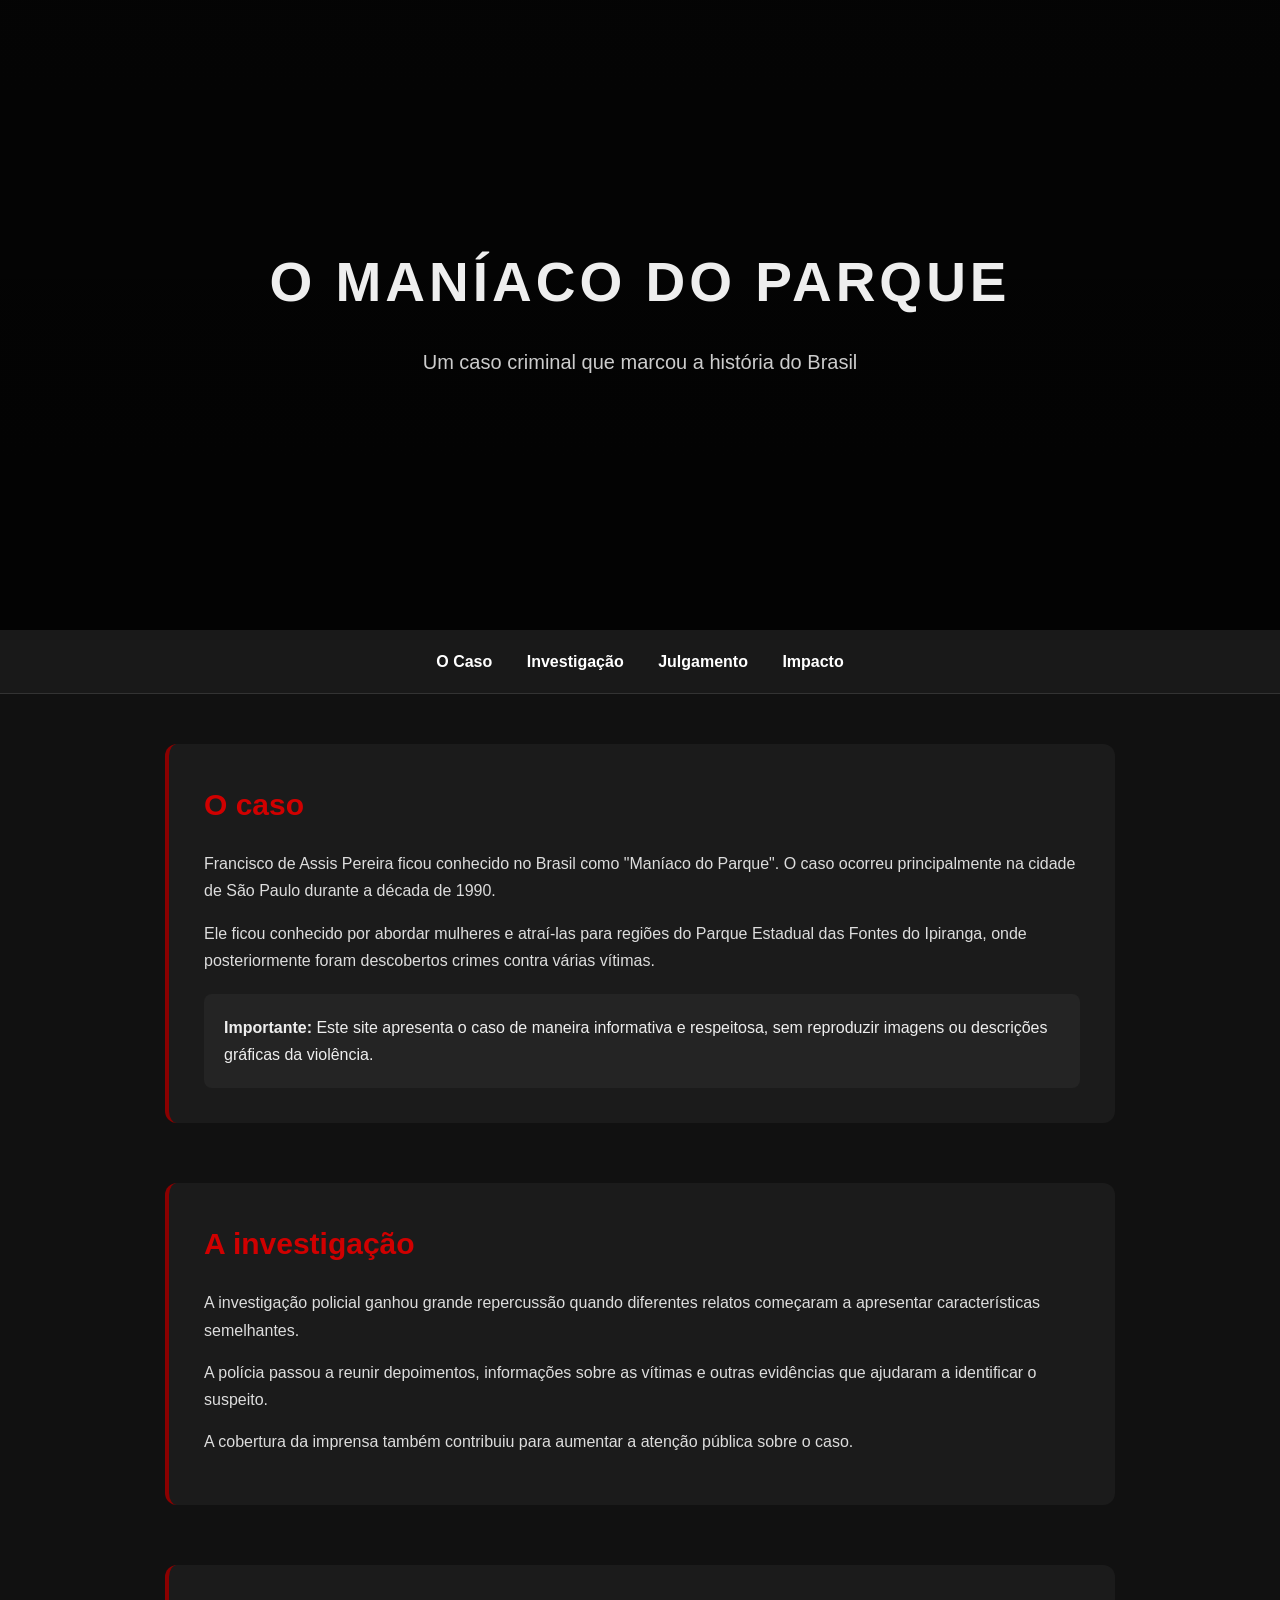
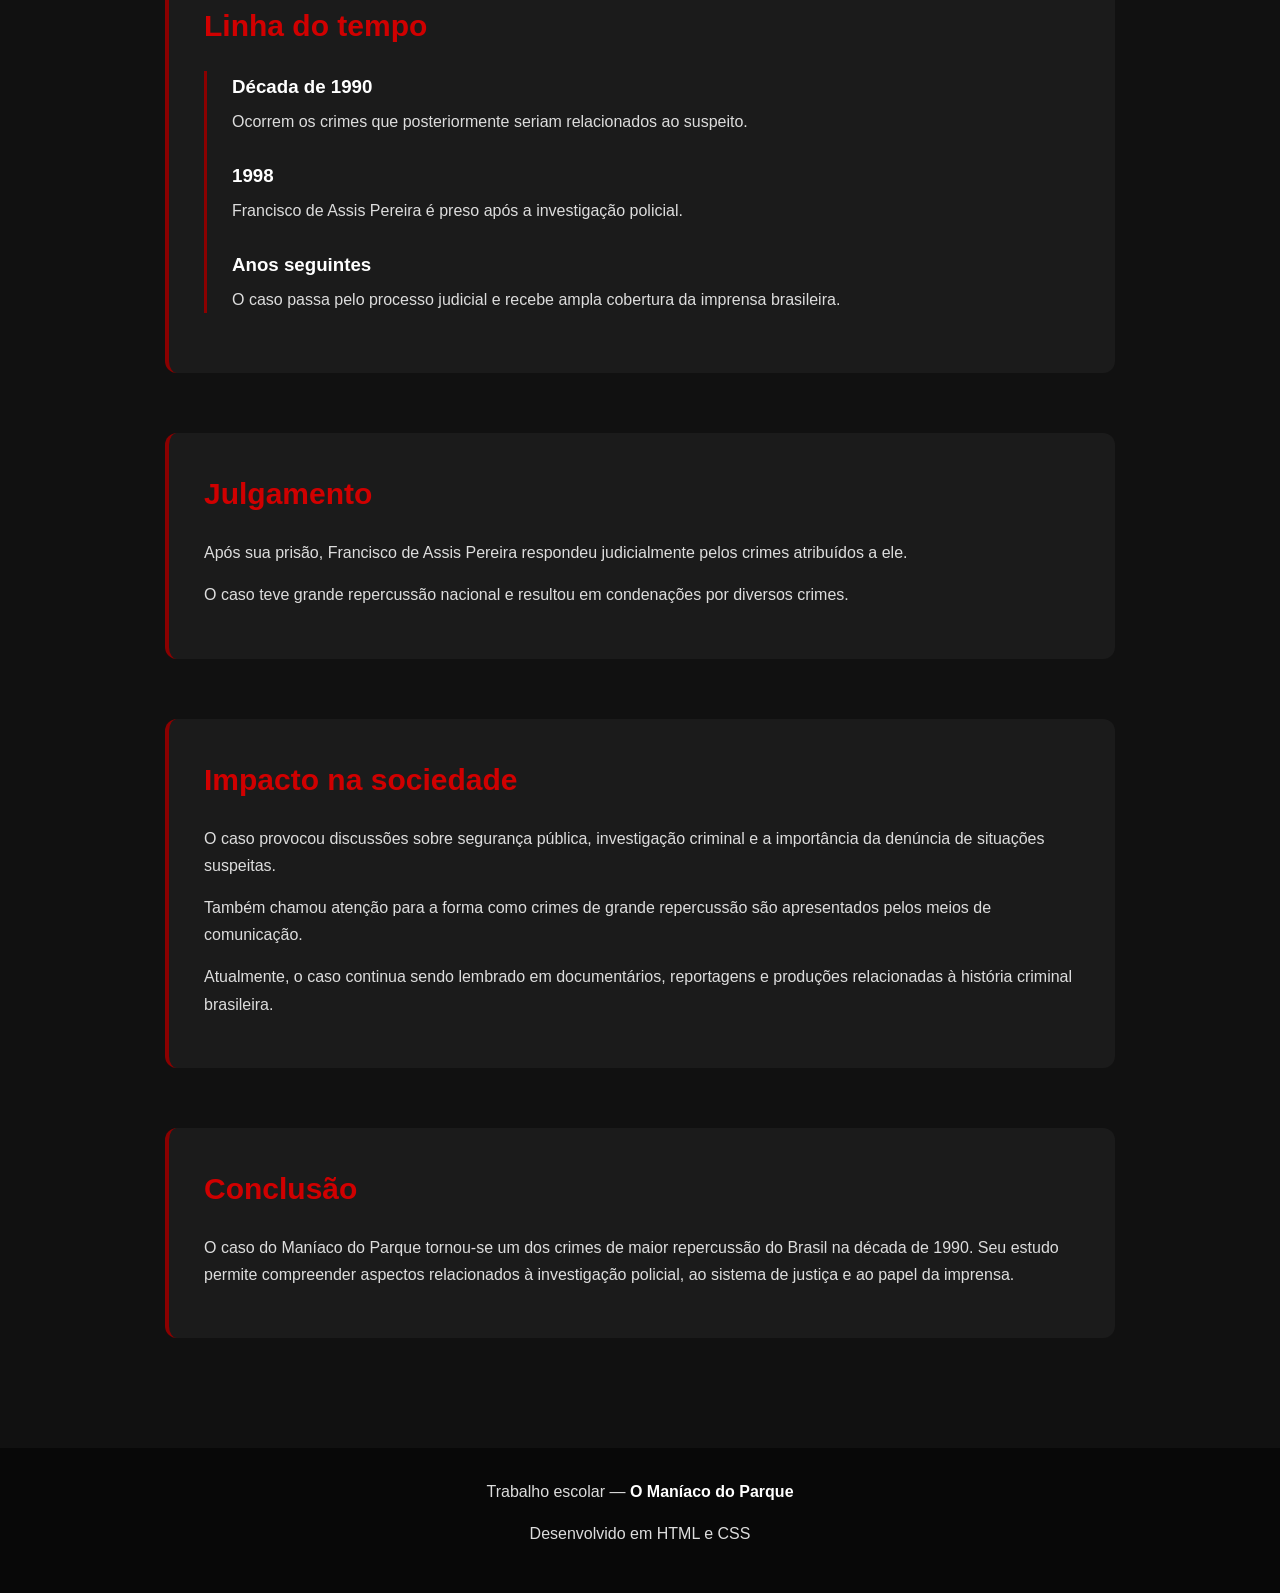
<file: CrimesPag/maniacodoparque.html>
<!DOCTYPE html>
<html><!DOCTYPE html>
<html lang="pt-BR">
<head>
    <meta charset="UTF-8">
    <meta name="viewport" content="width=device-width, initial-scale=1.0">
    <title>O Maníaco do Parque</title>

    <style>
        * {
            margin: 0;
            padding: 0;
            box-sizing: border-box;
        }

        html {
            scroll-behavior: smooth;
        }

        body {
            font-family: Arial, sans-serif;
            background: #111;
            color: #eee;
            line-height: 1.7;
        }

        header {
            background: linear-gradient(
                rgba(0,0,0,0.75),
                rgba(0,0,0,0.85)
            ),
            url("https://images.unsplash.com/photo-1511497584788-876760111969")
            center/cover;

            min-height: 70vh;
            display: flex;
            align-items: center;
            justify-content: center;
            text-align: center;
            padding: 30px;
        }

        .capa h1 {
            font-size: 55px;
            text-transform: uppercase;
            letter-spacing: 4px;
        }

        .capa p {
            font-size: 20px;
            margin-top: 15px;
            color: #ccc;
        }

        nav {
            background: #191919;
            padding: 18px;
            text-align: center;
            position: sticky;
            top: 0;
            z-index: 100;
            border-bottom: 1px solid #333;
        }

        nav a {
            color: white;
            text-decoration: none;
            margin: 0 15px;
            font-weight: bold;
        }

        nav a:hover {
            color: #b30000;
        }

        main {
            max-width: 1000px;
            margin: auto;
            padding: 50px 25px;
        }

        section {
            margin-bottom: 60px;
            background: #1b1b1b;
            padding: 35px;
            border-radius: 12px;
            border-left: 4px solid #8b0000;
        }

        h2 {
            color: #d00000;
            margin-bottom: 20px;
            font-size: 30px;
        }

        p {
            color: #ddd;
            margin-bottom: 15px;
        }

        .destaque {
            background: #242424;
            padding: 20px;
            border-radius: 8px;
            margin-top: 20px;
        }

        .linha-do-tempo {
            border-left: 3px solid #8b0000;
            padding-left: 25px;
        }

        .evento {
            margin-bottom: 25px;
        }

        .evento h3 {
            color: #fff;
            margin-bottom: 5px;
        }

        footer {
            background: #080808;
            text-align: center;
            padding: 30px;
            color: #999;
        }

        footer strong {
            color: white;
        }

        @media (max-width: 700px) {
            .capa h1 {
                font-size: 35px;
            }

            nav a {
                display: block;
                margin: 8px;
            }

            section {
                padding: 25px;
            }
        }
    </style>
</head>

<body>

    <header>
        <div class="capa">
            <h1>O Maníaco do Parque</h1>
            <p>Um caso criminal que marcou a história do Brasil</p>
        </div>
    </header>

    <nav>
        <a href="#caso">O Caso</a>
        <a href="#investigacao">Investigação</a>
        <a href="#julgamento">Julgamento</a>
        <a href="#impacto">Impacto</a>
    </nav>

    <main>

        <section id="caso">
            <h2>O caso</h2>

            <p>
                Francisco de Assis Pereira ficou conhecido no Brasil como
                "Maníaco do Parque". O caso ocorreu principalmente na cidade
                de São Paulo durante a década de 1990.
            </p>

            <p>
                Ele ficou conhecido por abordar mulheres e atraí-las para
                regiões do Parque Estadual das Fontes do Ipiranga, onde
                posteriormente foram descobertos crimes contra várias vítimas.
            </p>

            <div class="destaque">
                <strong>Importante:</strong>
                Este site apresenta o caso de maneira informativa e
                respeitosa, sem reproduzir imagens ou descrições gráficas
                da violência.
            </div>
        </section>


        <section id="investigacao">
            <h2>A investigação</h2>

            <p>
                A investigação policial ganhou grande repercussão quando
                diferentes relatos começaram a apresentar características
                semelhantes.
            </p>

            <p>
                A polícia passou a reunir depoimentos, informações sobre as
                vítimas e outras evidências que ajudaram a identificar o
                suspeito.
            </p>

            <p>
                A cobertura da imprensa também contribuiu para aumentar a
                atenção pública sobre o caso.
            </p>
        </section>


        <section>
            <h2>Linha do tempo</h2>

            <div class="linha-do-tempo">

                <div class="evento">
                    <h3>Década de 1990</h3>
                    <p>
                        Ocorrem os crimes que posteriormente seriam
                        relacionados ao suspeito.
                    </p>
                </div>

                <div class="evento">
                    <h3>1998</h3>
                    <p>
                        Francisco de Assis Pereira é preso após a investigação
                        policial.
                    </p>
                </div>

                <div class="evento">
                    <h3>Anos seguintes</h3>
                    <p>
                        O caso passa pelo processo judicial e recebe ampla
                        cobertura da imprensa brasileira.
                    </p>
                </div>

            </div>
        </section>


        <section id="julgamento">
            <h2>Julgamento</h2>

            <p>
                Após sua prisão, Francisco de Assis Pereira respondeu
                judicialmente pelos crimes atribuídos a ele.
            </p>

            <p>
                O caso teve grande repercussão nacional e resultou em
                condenações por diversos crimes.
            </p>
        </section>


        <section id="impacto">
            <h2>Impacto na sociedade</h2>

            <p>
                O caso provocou discussões sobre segurança pública,
                investigação criminal e a importância da denúncia de
                situações suspeitas.
            </p>

            <p>
                Também chamou atenção para a forma como crimes de grande
                repercussão são apresentados pelos meios de comunicação.
            </p>

            <p>
                Atualmente, o caso continua sendo lembrado em documentários,
                reportagens e produções relacionadas à história criminal
                brasileira.
            </p>
        </section>


        <section>
            <h2>Conclusão</h2>

            <p>
                O caso do Maníaco do Parque tornou-se um dos crimes de maior
                repercussão do Brasil na década de 1990. Seu estudo permite
                compreender aspectos relacionados à investigação policial,
                ao sistema de justiça e ao papel da imprensa.
            </p>
        </section>

    </main>

    <footer>
        <p>
            Trabalho escolar — <strong>O Maníaco do Parque</strong>
        </p>

        <p>
            Desenvolvido em HTML e CSS
        </p>
    </footer>

</body>
</html>

<head>
  <meta charset="UTF-8">
  <meta name="viewport" content="width=device-width, initial-scale=1">
  <title></title>
</head>

<body>
  
</body>

</html>
</file>
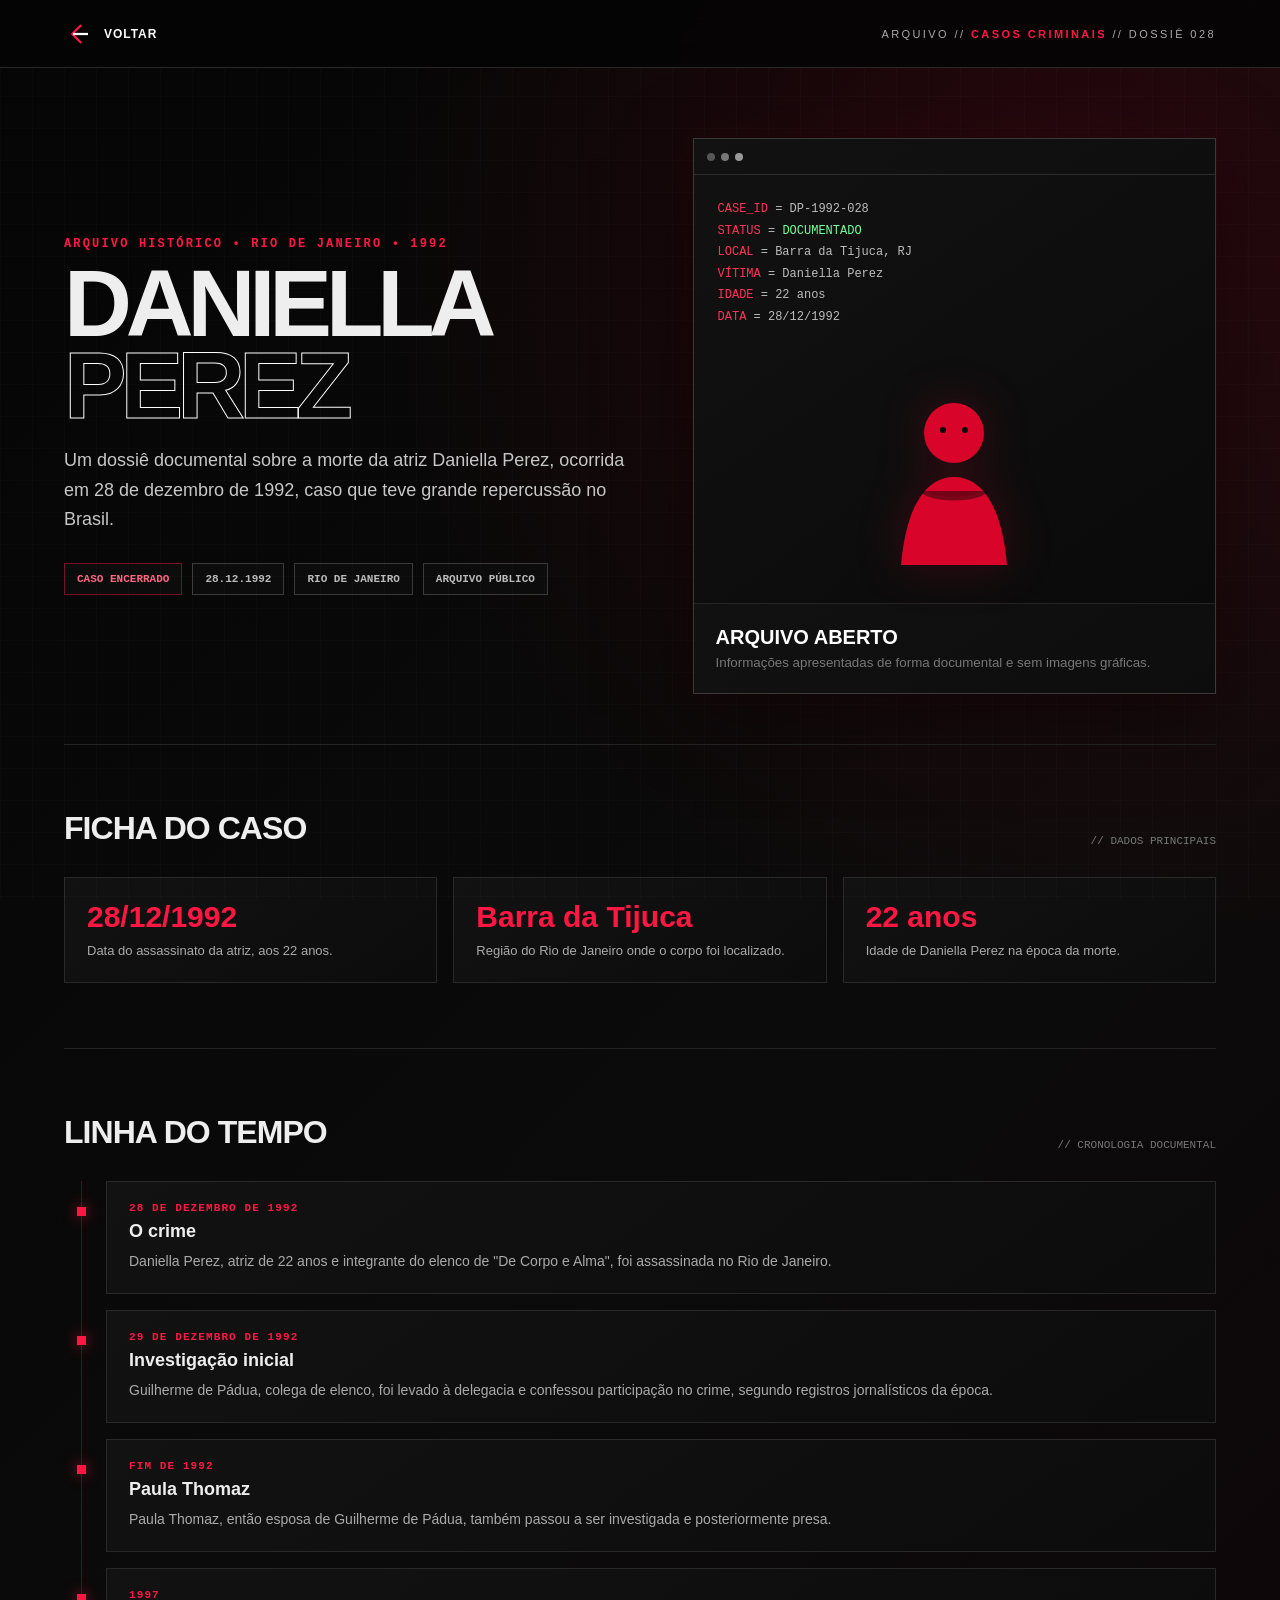
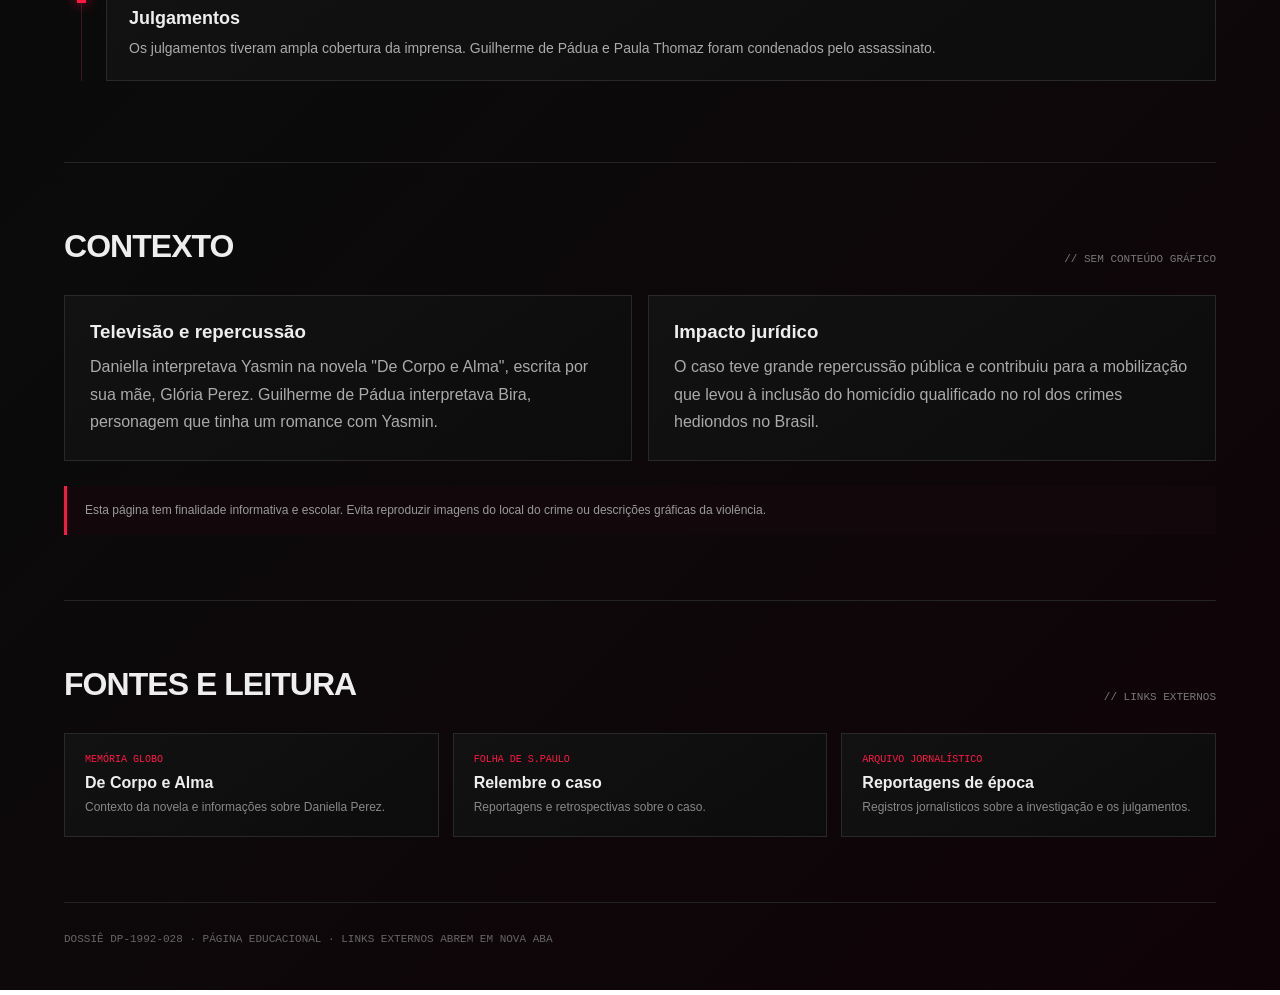
<file: CrimesPag/Perez.html>
<!DOCTYPE html>
<html lang="pt-BR">
<head>
  <meta charset="UTF-8">
  <meta name="viewport" content="width=device-width, initial-scale=1.0">

  <title>Dossiê #028 — Daniella Perez</title>

  <style>
    :root {
      --preto: #070707;
      --preto2: #111111;
      --vermelho: #d90429;
      --vermelho-claro: #ff1744;
      --branco: #eeeeee;
      --cinza: #999999;
      --borda: #292929;
    }

    * {
      box-sizing: border-box;
      margin: 0;
      padding: 0;
    }

    html {
      scroll-behavior: smooth;
    }

    body {
      background:
        radial-gradient(
          circle at 85% 10%,
          rgba(217, 4, 41, 0.16),
          transparent 28%
        ),
        linear-gradient(
          135deg,
          #050505,
          #0b0b0b,
          #100308
        );

      color: var(--branco);
      font-family: Arial, Helvetica, sans-serif;
      min-height: 100vh;
    }

    /* Efeito de grade */
    body::before {
      content: "";
      position: fixed;
      inset: 0;
      pointer-events: none;
      opacity: 0.035;

      background-image:
        linear-gradient(
          rgba(255,255,255,.6) 1px,
          transparent 1px
        ),
        linear-gradient(
          90deg,
          rgba(255,255,255,.6) 1px,
          transparent 1px
        );

      background-size: 32px 32px;
    }

    a {
      color: inherit;
    }

    /* =========================
       BARRA SUPERIOR
    ========================= */

    .topbar {
      position: sticky;
      top: 0;
      z-index: 20;

      height: 68px;

      display: flex;
      align-items: center;
      justify-content: space-between;

      padding: 0 5vw;

      background: rgba(5, 5, 5, .9);
      backdrop-filter: blur(12px);

      border-bottom: 1px solid var(--borda);
    }

    .back {
      display: flex;
      align-items: center;
      gap: 10px;

      color: white;
      text-decoration: none;

      font-weight: bold;
      font-size: 12px;

      text-transform: uppercase;
      letter-spacing: .08em;
    }

    .back svg {
      width: 30px;
      height: 30px;

      transition: .2s;
    }

    .back:hover svg {
      transform: translateX(-5px);
    }

    .brand {
      font-size: 11px;
      letter-spacing: .22em;
      color: #aaa;
    }

    .brand b {
      color: var(--vermelho-claro);
    }

    /* =========================
       CONTAINER
    ========================= */

    main {
      width: min(1180px, 90%);
      margin: auto;
    }

    /* =========================
       HERO
    ========================= */

    .hero {
      min-height: 590px;

      display: grid;
      grid-template-columns: 1.05fr .95fr;

      gap: 50px;
      align-items: center;

      padding: 70px 0 50px;
    }

    .eyebrow {
      color: var(--vermelho-claro);

      font-family: monospace;
      font-weight: bold;
      font-size: 12px;

      letter-spacing: .18em;
    }

    h1 {
      margin: 12px 0 18px;

      font-size: clamp(48px, 8vw, 94px);
      line-height: .88;

      letter-spacing: -.065em;
      text-transform: uppercase;
    }

    h1 span {
      color: transparent;
      -webkit-text-stroke: 1px white;
    }

    .subtitle {
      max-width: 640px;

      color: #c7c7c7;

      font-size: 18px;
      line-height: 1.65;
    }

    .meta {
      display: flex;
      flex-wrap: wrap;

      gap: 10px;

      margin-top: 28px;
    }

    .tag {
      border: 1px solid #3a3a3a;

      background: #0c0c0c;

      padding: 9px 12px;

      color: #bbb;

      font-family: monospace;
      font-size: 11px;
      font-weight: bold;

      text-transform: uppercase;
    }

    .tag.red {
      border-color: #741126;
      color: #ff6680;
    }

    /* =========================
       TERMINAL
    ========================= */

    .terminal {
      position: relative;
      overflow: hidden;

      border: 1px solid #3a3a3a;

      background:
        linear-gradient(
          145deg,
          #121212,
          #090909
        );

      box-shadow:
        0 20px 70px rgba(0,0,0,.55),
        0 0 45px rgba(217,4,41,.08);
    }

    .terminal-head {
      height: 36px;

      display: flex;
      align-items: center;

      padding: 0 13px;
      gap: 6px;

      border-bottom: 1px solid #2d2d2d;
    }

    .dot {
      width: 8px;
      height: 8px;

      border-radius: 50%;

      background: #555;
    }

    .dot:nth-child(2) {
      background: #777;
    }

    .dot:nth-child(3) {
      background: #999;
    }

    .terminal-body {
      padding: 24px;

      font-family: monospace;
      font-size: 12px;
      line-height: 1.8;

      color: #bdbdbd;
    }

    .terminal-body .red {
      color: #ff3357;
    }

    .terminal-body .green {
      color: #73ff9c;
    }

    .case-card {
      padding: 22px;

      border-top: 1px solid #252525;

      background: rgba(255,255,255,.015);
    }

    .case-card strong {
      display: block;

      margin-bottom: 4px;

      color: white;
      font-size: 20px;
    }

    .case-card small {
      color: #777;
    }

    /* =========================
       SILHUETA SVG
    ========================= */

    .silhouette {
      display: flex;
      justify-content: center;

      padding: 22px 0 8px;
    }

    .silhouette svg {
      width: 190px;
      height: 220px;

      filter:
        drop-shadow(
          0 0 24px
          rgba(217,4,41,.22)
        );
    }

    /* =========================
       SEÇÕES
    ========================= */

    section {
      padding: 65px 0;

      border-top: 1px solid #242424;
    }

    .section-title {
      display: flex;
      align-items: end;
      justify-content: space-between;

      gap: 20px;

      margin-bottom: 30px;
    }

    .section-title h2 {
      margin: 0;

      font-size: 32px;

      text-transform: uppercase;
      letter-spacing: -.03em;
    }

    .section-title p {
      margin: 0;

      color: #777;

      font-family: monospace;
      font-size: 11px;
    }

    /* =========================
       CARDS
    ========================= */

    .grid {
      display: grid;

      grid-template-columns:
        repeat(3, 1fr);

      gap: 16px;
    }

    .stat,
    .info,
    .timeline-item,
    .source {
      background:
        linear-gradient(
          145deg,
          #121212,
          #0c0c0c
        );

      border: 1px solid #292929;
    }

    .stat {
      padding: 22px;
    }

    .stat b {
      display: block;

      margin-bottom: 7px;

      color: var(--vermelho-claro);

      font-size: 30px;
    }

    .stat span {
      color: #aaa;

      font-size: 13px;
      line-height: 1.5;
    }

    /* =========================
       LINHA DO TEMPO
    ========================= */

    .timeline {
      position: relative;

      margin-left: 10px;
    }

    .timeline::before {
      content: "";

      position: absolute;

      left: 7px;
      top: 0;
      bottom: 0;

      width: 1px;

      background: #3c1820;
    }

    .timeline-item {
      position: relative;

      margin: 0 0 16px 32px;

      padding: 20px 22px;
    }

    .timeline-item::before {
      content: "";

      position: absolute;

      left: -30px;
      top: 25px;

      width: 9px;
      height: 9px;

      background: var(--vermelho-claro);

      box-shadow:
        0 0 14px
        rgba(255,23,68,.7);
    }

    .date {
      color: var(--vermelho-claro);

      font-family: monospace;
      font-size: 11px;
      font-weight: bold;

      letter-spacing: .1em;
    }

    .timeline-item h3 {
      margin: 7px 0 8px;

      font-size: 18px;
    }

    .timeline-item p {
      margin: 0;

      color: #aaa;

      font-size: 14px;
      line-height: 1.65;
    }

    /* =========================
       CONTEXTO
    ========================= */

    .info-grid {
      display: grid;

      grid-template-columns: 1fr 1fr;

      gap: 16px;
    }

    .info {
      padding: 25px;
    }

    .info h3 {
      margin-bottom: 10px;
    }

    .info p {
      color: #aaa;

      line-height: 1.7;
    }

    .notice {
      margin-top: 25px;

      padding: 15px 18px;

      border-left: 3px solid var(--vermelho-claro);

      background: #12070a;

      color: #999;

      font-size: 12px;
      line-height: 1.6;
    }

    /* =========================
       FONTES
    ========================= */

    .sources {
      display: grid;

      grid-template-columns:
        repeat(3, 1fr);

      gap: 14px;
    }

    .source {
      padding: 20px;

      text-decoration: none;

      transition: .2s;
    }

    .source:hover {
      border-color: #7e1b2e;

      transform: translateY(-3px);
    }

    .source .type {
      color: var(--vermelho-claro);

      font-family: monospace;
      font-size: 10px;

      text-transform: uppercase;
    }

    .source h3 {
      margin: 9px 0 6px;

      font-size: 16px;
    }

    .source p {
      margin: 0;

      color: #888;

      font-size: 12px;
      line-height: 1.5;
    }

    /* =========================
       RODAPÉ
    ========================= */

    footer {
      border-top: 1px solid #222;

      padding: 30px 0 45px;

      color: #666;

      font-family: monospace;
      font-size: 11px;
    }

    /* =========================
       RESPONSIVO
    ========================= */

    @media (max-width: 850px) {

      .hero {
        grid-template-columns: 1fr;

        padding-top: 45px;
      }

      .grid,
      .sources,
      .info-grid {
        grid-template-columns: 1fr;
      }

      .terminal {
        max-width: 650px;
      }

      .brand {
        display: none;
      }
    }
  </style>
</head>

<body>

  <!-- =========================
       TOPO
  ========================= -->

  <header class="topbar">

    <!-- VOLTAR PARA ../index.html -->

    <a
      class="back"
      href="../index.html"
      aria-label="Voltar para a página inicial"
    >

      <svg
        viewBox="0 0 40 40"
        fill="none"
        aria-hidden="true"
      >

        <path
          d="M23 8 11 20l12 12"
          stroke="#ff1744"
          stroke-width="3"
        />

        <path
          d="M12 20h20"
          stroke="#fff"
          stroke-width="3"
        />

      </svg>

      Voltar

    </a>

    <div class="brand">
      ARQUIVO //
      <b>CASOS CRIMINAIS</b>
      // DOSSIÊ 028
    </div>

  </header>


  <main>

    <!-- =========================
         HERO
    ========================= -->

    <section
      class="hero"
      id="inicio"
      style="border-top: 0;"
    >

      <div>

        <div class="eyebrow">
          ARQUIVO HISTÓRICO • RIO DE JANEIRO • 1992
        </div>

        <h1>
          Daniella<br>
          <span>Perez</span>
        </h1>

        <p class="subtitle">

          Um dossiê documental sobre a morte da atriz
          Daniella Perez, ocorrida em 28 de dezembro
          de 1992, caso que teve grande repercussão no Brasil.

        </p>

        <div class="meta">

          <span class="tag red">
            CASO ENCERRADO
          </span>

          <span class="tag">
            28.12.1992
          </span>

          <span class="tag">
            RIO DE JANEIRO
          </span>

          <span class="tag">
            ARQUIVO PÚBLICO
          </span>

        </div>

      </div>


      <!-- TERMINAL -->

      <div class="terminal">

        <div class="terminal-head">

          <i class="dot"></i>
          <i class="dot"></i>
          <i class="dot"></i>

        </div>


        <div class="terminal-body">

          <div>
            <span class="red">CASE_ID</span>
            = DP-1992-028
          </div>

          <div>
            <span class="red">STATUS</span>
            =
            <span class="green">
              DOCUMENTADO
            </span>
          </div>

          <div>
            <span class="red">LOCAL</span>
            = Barra da Tijuca, RJ
          </div>

          <div>
            <span class="red">VÍTIMA</span>
            = Daniella Perez
          </div>

          <div>
            <span class="red">IDADE</span>
            = 22 anos
          </div>

          <div>
            <span class="red">DATA</span>
            = 28/12/1992
          </div>

        </div>


        <!-- SVG -->

        <div class="silhouette">

          <svg viewBox="0 0 180 220">

            <circle
              cx="90"
              cy="58"
              r="30"
              fill="#d90429"
            />

            <path
              d="M37 190c5-57 24-88 53-88s48 31 53 88H37Z"
              fill="#d90429"
            />

            <path
              d="M58 116c12 10 52 10 64 0"
              stroke="#090909"
              stroke-width="4"
              opacity=".45"
            />

            <circle
              cx="79"
              cy="55"
              r="3"
              fill="#090909"
            />

            <circle
              cx="101"
              cy="55"
              r="3"
              fill="#090909"
            />

          </svg>

        </div>


        <div class="case-card">

          <strong>
            ARQUIVO ABERTO
          </strong>

          <small>
            Informações apresentadas de forma
            documental e sem imagens gráficas.
          </small>

        </div>

      </div>

    </section>


    <!-- =========================
         FICHA
    ========================= -->

    <section id="ficha">

      <div class="section-title">

        <h2>
          Ficha do caso
        </h2>

        <p>
          // DADOS PRINCIPAIS
        </p>

      </div>


      <div class="grid">

        <div class="stat">

          <b>
            28/12/1992
          </b>

          <span>
            Data do assassinato da atriz,
            aos 22 anos.
          </span>

        </div>


        <div class="stat">

          <b>
            Barra da Tijuca
          </b>

          <span>
            Região do Rio de Janeiro onde
            o corpo foi localizado.
          </span>

        </div>


        <div class="stat">

          <b>
            22 anos
          </b>

          <span>
            Idade de Daniella Perez
            na época da morte.
          </span>

        </div>

      </div>

    </section>


    <!-- =========================
         LINHA DO TEMPO
    ========================= -->

    <section id="linha-do-tempo">

      <div class="section-title">

        <h2>
          Linha do tempo
        </h2>

        <p>
          // CRONOLOGIA DOCUMENTAL
        </p>

      </div>


      <div class="timeline">

        <article class="timeline-item">

          <div class="date">
            28 DE DEZEMBRO DE 1992
          </div>

          <h3>
            O crime
          </h3>

          <p>
            Daniella Perez, atriz de 22 anos e integrante
            do elenco de "De Corpo e Alma", foi assassinada
            no Rio de Janeiro.
          </p>

        </article>


        <article class="timeline-item">

          <div class="date">
            29 DE DEZEMBRO DE 1992
          </div>

          <h3>
            Investigação inicial
          </h3>

          <p>
            Guilherme de Pádua, colega de elenco, foi
            levado à delegacia e confessou participação
            no crime, segundo registros jornalísticos
            da época.
          </p>

        </article>


        <article class="timeline-item">

          <div class="date">
            FIM DE 1992
          </div>

          <h3>
            Paula Thomaz
          </h3>

          <p>
            Paula Thomaz, então esposa de Guilherme
            de Pádua, também passou a ser investigada
            e posteriormente presa.
          </p>

        </article>


        <article class="timeline-item">

          <div class="date">
            1997
          </div>

          <h3>
            Julgamentos
          </h3>

          <p>
            Os julgamentos tiveram ampla cobertura
            da imprensa. Guilherme de Pádua e
            Paula Thomaz foram condenados pelo assassinato.
          </p>

        </article>

      </div>

    </section>


    <!-- =========================
         CONTEXTO
    ========================= -->

    <section id="contexto">

      <div class="section-title">

        <h2>
          Contexto
        </h2>

        <p>
          // SEM CONTEÚDO GRÁFICO
        </p>

      </div>


      <div class="info-grid">

        <article class="info">

          <h3>
            Televisão e repercussão
          </h3>

          <p>
            Daniella interpretava Yasmin na novela
            "De Corpo e Alma", escrita por sua mãe,
            Glória Perez. Guilherme de Pádua interpretava
            Bira, personagem que tinha um romance com Yasmin.
          </p>

        </article>


        <article class="info">

          <h3>
            Impacto jurídico
          </h3>

          <p>
            O caso teve grande repercussão pública e
            contribuiu para a mobilização que levou à
            inclusão do homicídio qualificado no rol
            dos crimes hediondos no Brasil.
          </p>

        </article>

      </div>


      <div class="notice">

        Esta página tem finalidade informativa e escolar.
        Evita reproduzir imagens do local do crime ou
        descrições gráficas da violência.

      </div>

    </section>


    <!-- =========================
         FONTES
    ========================= -->

    <section id="fontes">

      <div class="section-title">

        <h2>
          Fontes e leitura
        </h2>

        <p>
          // LINKS EXTERNOS
        </p>

      </div>


      <div class="sources">


        <a
          class="source"
          href="https://memoriaglobo.globo.com/"
          target="_blank"
          rel="noopener noreferrer"
        >

          <div class="type">
            Memória Globo
          </div>

          <h3>
            De Corpo e Alma
          </h3>

          <p>
            Contexto da novela e informações
            sobre Daniella Perez.
          </p>

        </a>


        <a
          class="source"
          href="https://www1.folha.uol.com.br/"
          target="_blank"
          rel="noopener noreferrer"
        >

          <div class="type">
            Folha de S.Paulo
          </div>

          <h3>
            Relembre o caso
          </h3>

          <p>
            Reportagens e retrospectivas
            sobre o caso.
          </p>

        </a>


        <a
          class="source"
          href="https://www1.folha.uol.com.br/"
          target="_blank"
          rel="noopener noreferrer"
        >

          <div class="type">
            Arquivo jornalístico
          </div>

          <h3>
            Reportagens de época
          </h3>

          <p>
            Registros jornalísticos sobre
            a investigação e os julgamentos.
          </p>

        </a>


      </div>

    </section>


    <!-- =========================
         RODAPÉ
    ========================= -->

    <footer>

      DOSSIÊ DP-1992-028 ·
      PÁGINA EDUCACIONAL ·
      LINKS EXTERNOS ABREM EM NOVA ABA

    </footer>

  </main>

</body>
</html>
</file>
<file: CSS/dossie.css>
:root{
    --bg:#0d0b13;
    --card:#17131f;
    --card2:#211a2c;
    --text:#f7f2fa;
    --muted:#bdb3c8;
    --pink:#d8a7c8;
    --wine:#7b315b;
    --gold:#d9b56d;
  }
  *{box-sizing:border-box;scroll-behavior:smooth}
  body{
    margin:0;font-family:Georgia, 'Times New Roman', serif;
    background:radial-gradient(circle at top,#302039 0,#120e17 42%,var(--bg) 100%);
    color:var(--text);line-height:1.7;
  }
  header{
    min-height:92vh;display:flex;align-items:center;justify-content:center;
    text-align:center;padding:60px 20px;position:relative;overflow:hidden;
  }
  header:before{
    content:"";position:absolute;width:500px;height:500px;border-radius:50%;
    background:#7b315b;filter:blur(120px);opacity:.22;top:-180px;right:-150px;
  }
  .hero{max-width:850px;position:relative}
  .tag{
    color:var(--gold);letter-spacing:4px;text-transform:uppercase;font-size:.78rem;
  }
  h1{font-size:clamp(3rem,8vw,6.5rem);margin:12px 0 5px;line-height:1}
  .subtitle{font-family:Arial,sans-serif;color:var(--muted);font-size:1.15rem}
  .button{
    display:inline-block;margin-top:25px;padding:12px 24px;border:1px solid var(--pink);
    border-radius:30px;color:white;text-decoration:none;font-family:Arial,sans-serif;
    transition:.25s;background:rgba(216,167,200,.08)
  }
  .button:hover{background:var(--pink);color:#160f17;transform:translateY(-2px)}
  nav{
    position:sticky;top:0;z-index:10;background:rgba(13,11,19,.86);
    backdrop-filter:blur(12px);border-bottom:1px solid #33283b;
    display:flex;justify-content:center;gap:8px;flex-wrap:wrap;padding:10px
  }
  nav a{color:var(--muted);text-decoration:none;font-family:Arial,sans-serif;font-size:.9rem;padding:7px 12px;border-radius:18px}
  nav a:hover{background:#281e31;color:white}
  main{max-width:1050px;margin:auto;padding:40px 20px 90px}
  section{padding:45px 0}
  .section-title{font-size:2rem;margin:0 0 8px;color:var(--pink)}
  .lead{color:var(--muted);max-width:760px}
  .grid{display:grid;grid-template-columns:repeat(auto-fit,minmax(230px,1fr));gap:18px;margin-top:25px}
  .card{
    background:linear-gradient(145deg,var(--card),var(--card2));border:1px solid #34283c;
    border-radius:18px;padding:22px;box-shadow:0 15px 40px rgba(0,0,0,.22)
  }
  .card h3{margin-top:0;color:var(--gold)}
  .timeline{border-left:2px solid var(--wine);margin:30px 0 0 12px;padding-left:25px}
  .event{position:relative;margin:0 0 28px}
  .event:before{
    content:"";position:absolute;width:11px;height:11px;border-radius:50%;
    background:var(--pink);left:-32px;top:10px;box-shadow:0 0 15px var(--pink)
  }
  .date{color:var(--gold);font-family:Arial,sans-serif;font-weight:bold;font-size:.9rem}
  .warning{
    border-left:4px solid var(--gold);background:#211b25;padding:18px 20px;
    border-radius:10px;color:#ddd2df
  }
  footer{text-align:center;padding:30px;color:#8f8397;border-top:1px solid #29212f;font-family:Arial,sans-serif;font-size:.85rem}
  @media(max-width:600px){header{min-height:80vh}nav a{font-size:.8rem;padding:6px 8px}}
</file>
<file: CSS/voltar.css>
#botao-voltar-container .botao-voltar-link {
    position: fixed;
    top: 8px;
    left: 15px;
    z-index: 99999;

    color: #e53935;
    text-decoration: none;

    font-family: Arial, sans-serif;
    font-size: 38px;
    font-weight: bold;
    line-height: 1;

    transition: transform 0.2s ease, color 0.2s ease;
  }

  #botao-voltar-container .botao-voltar-link:hover {
    color: #c62828;
    transform: translateX(-3px);
  }
.lista-casos > .link-caso {
  display: block;
  height: 250px;
  min-width: 0;
  min-height: 0;
  text-decoration: none;
  color: inherit;
}

.lista-casos > .link-caso .caso {
  width: 100%;
  height: 100%;
}
</file>
